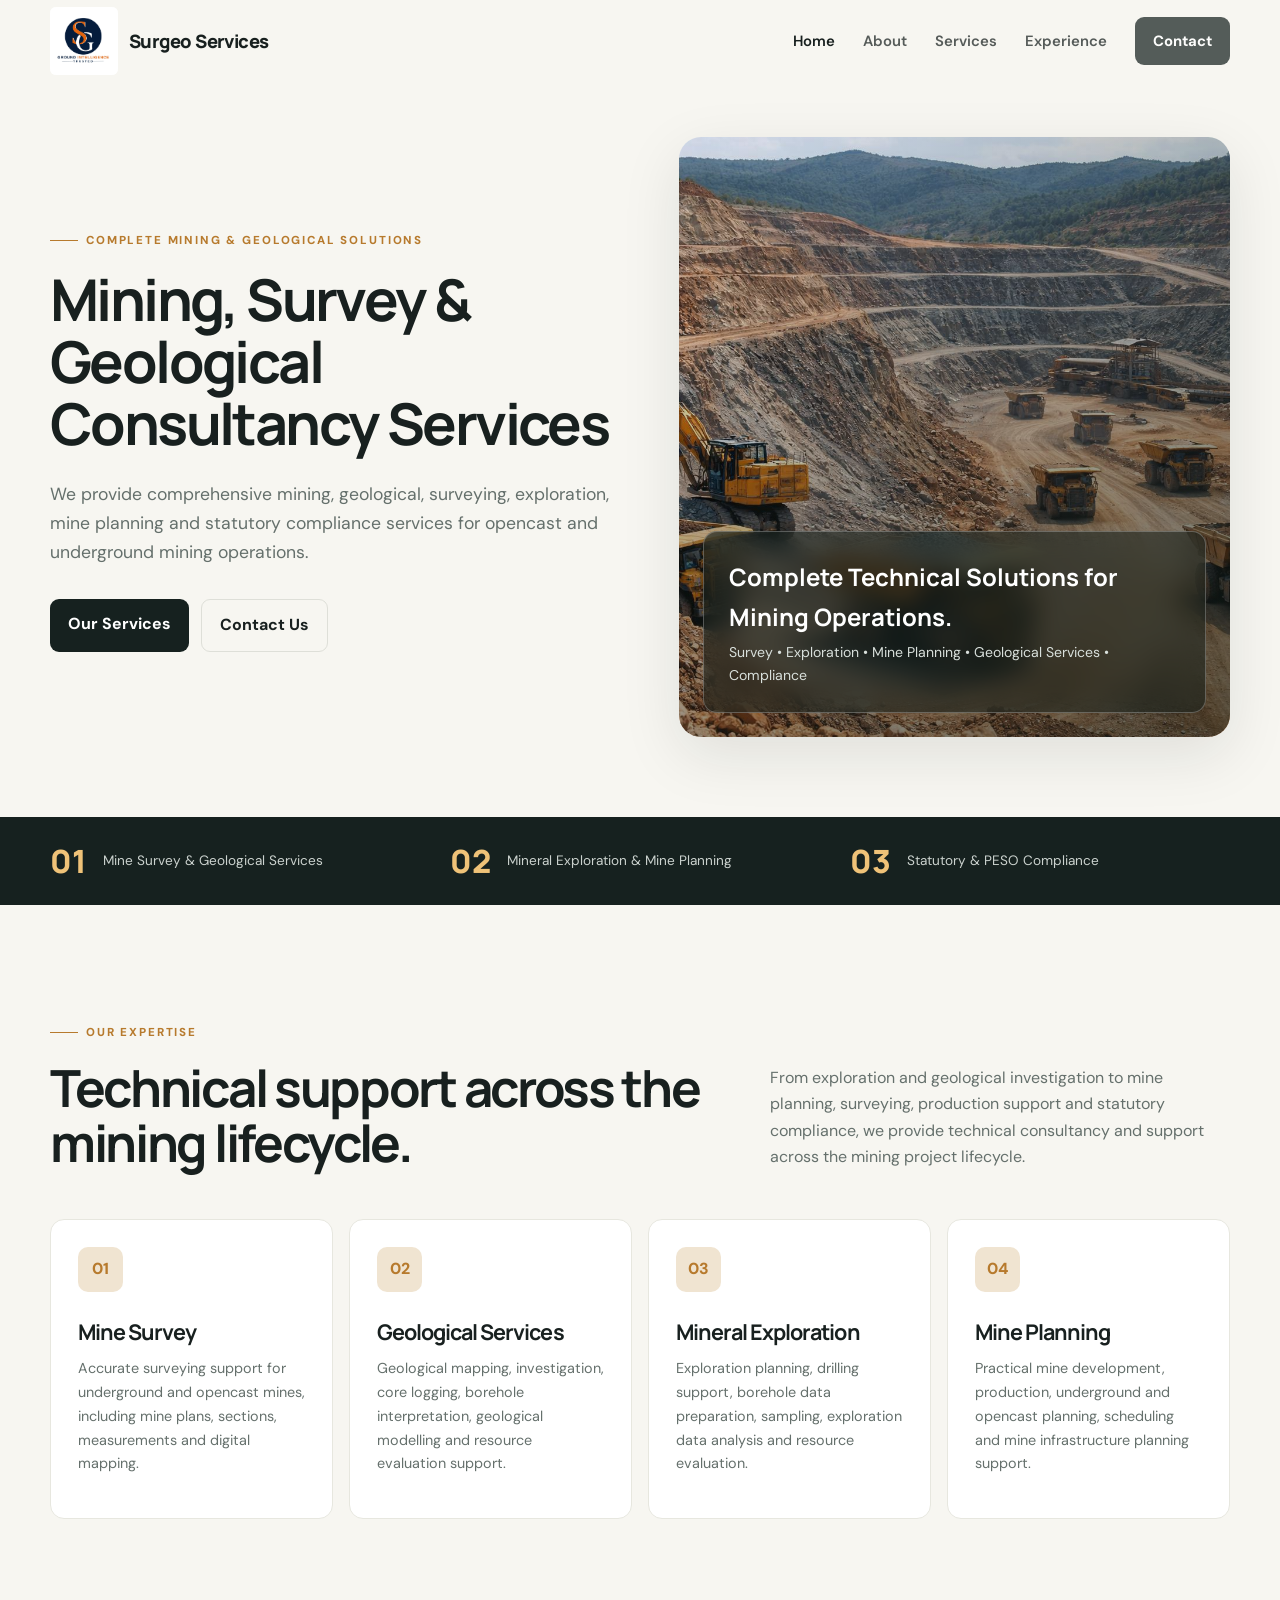
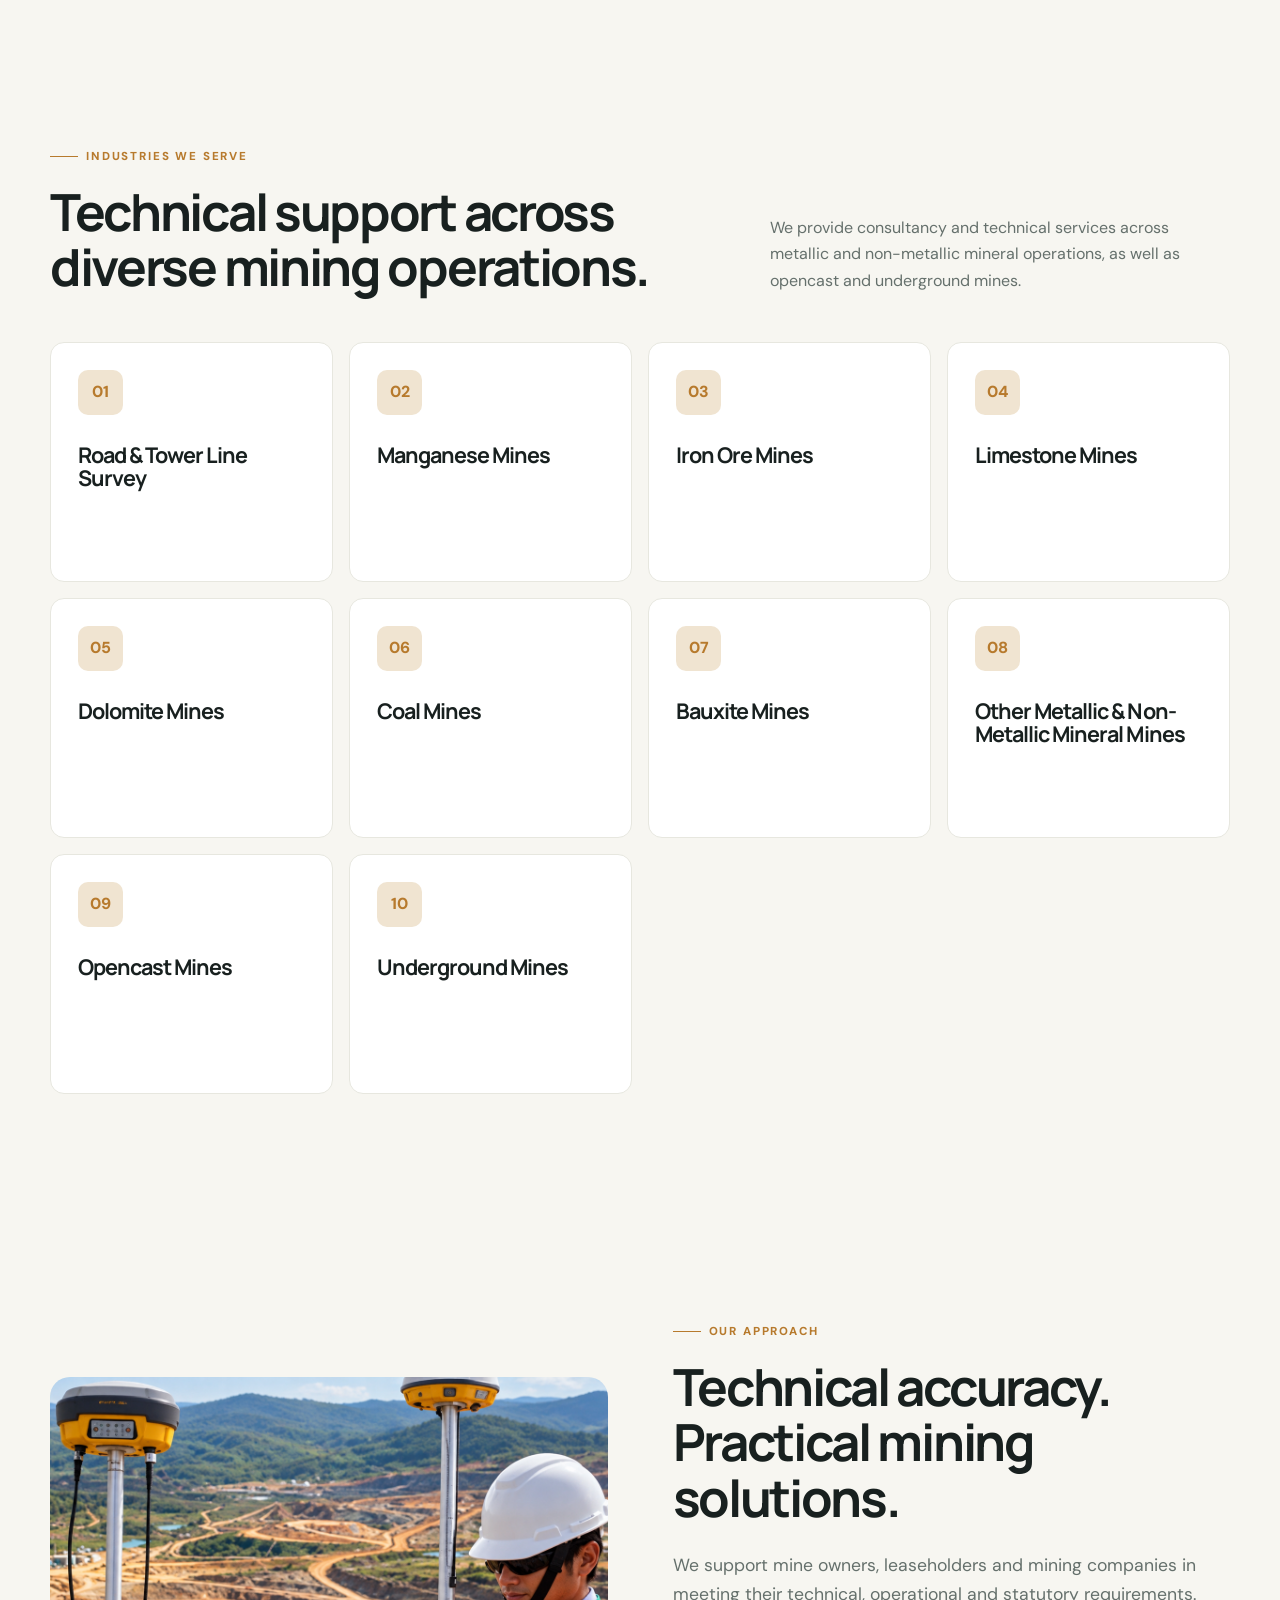
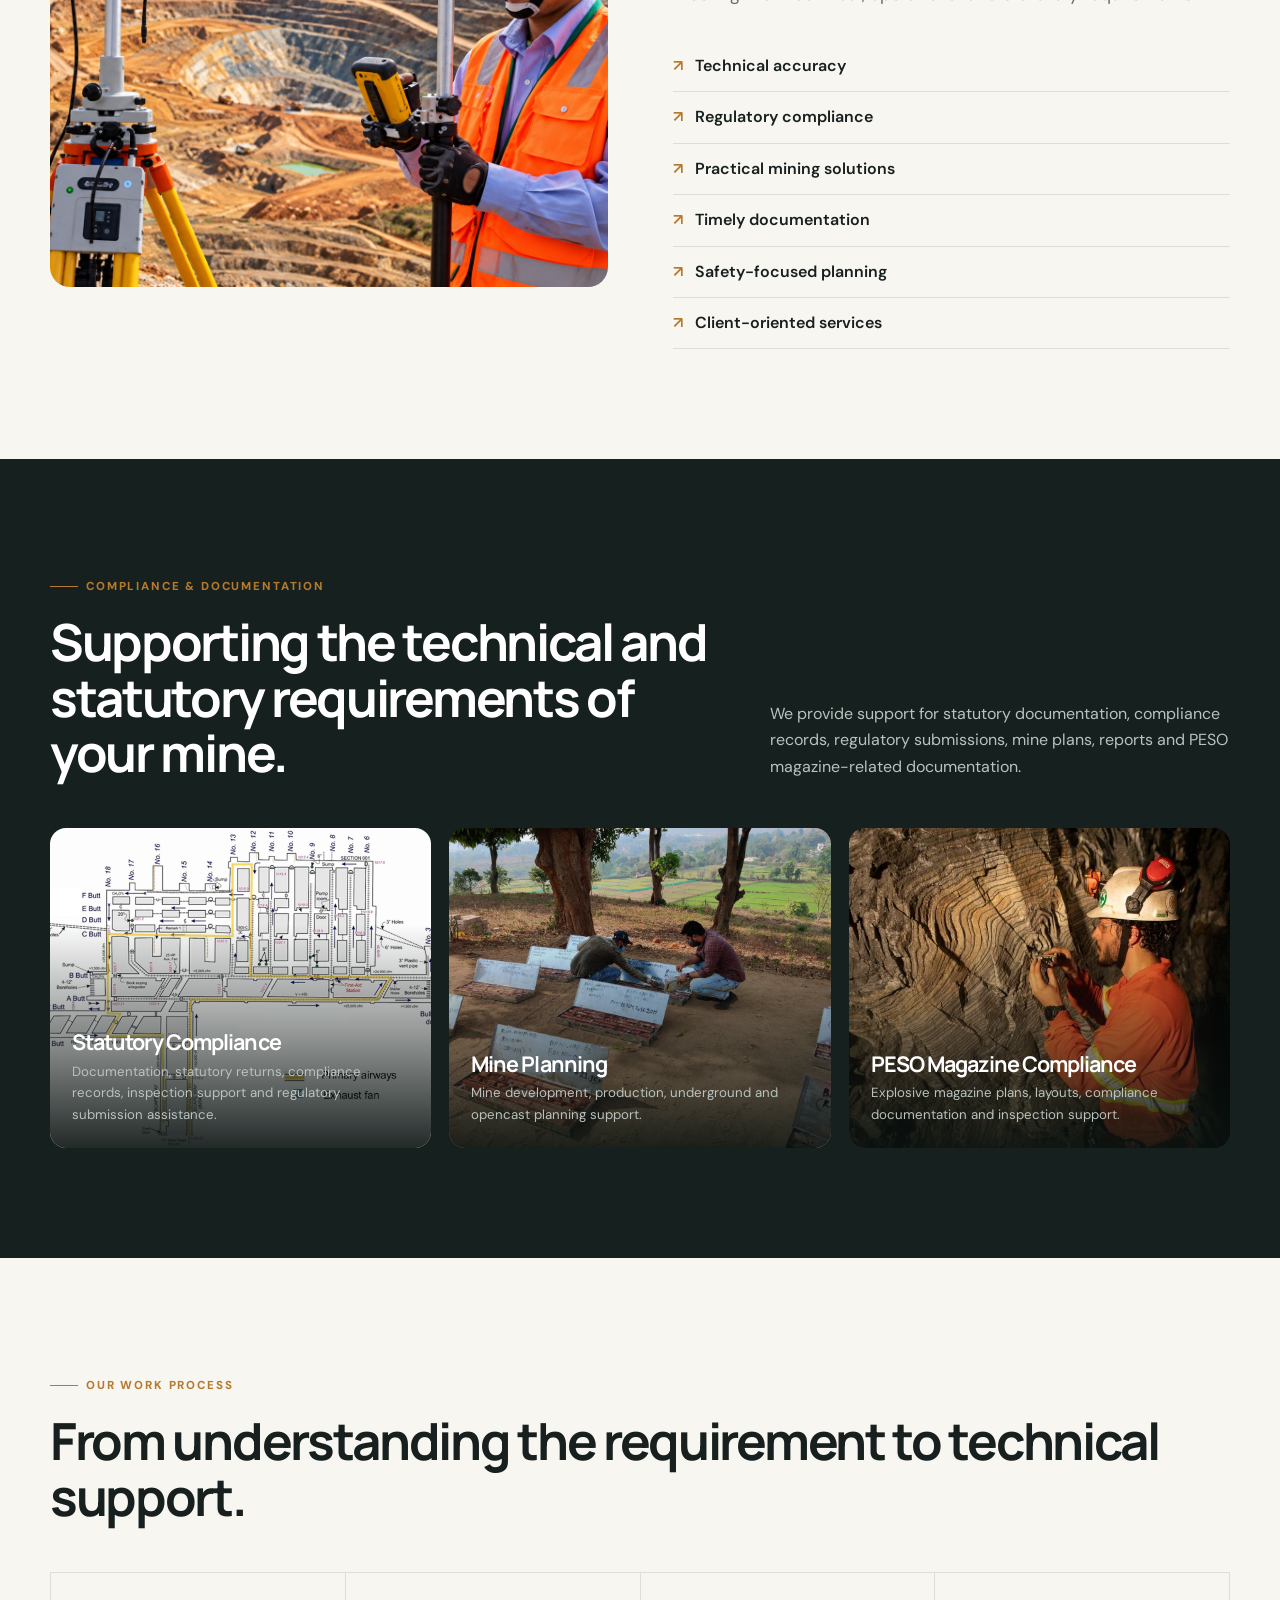
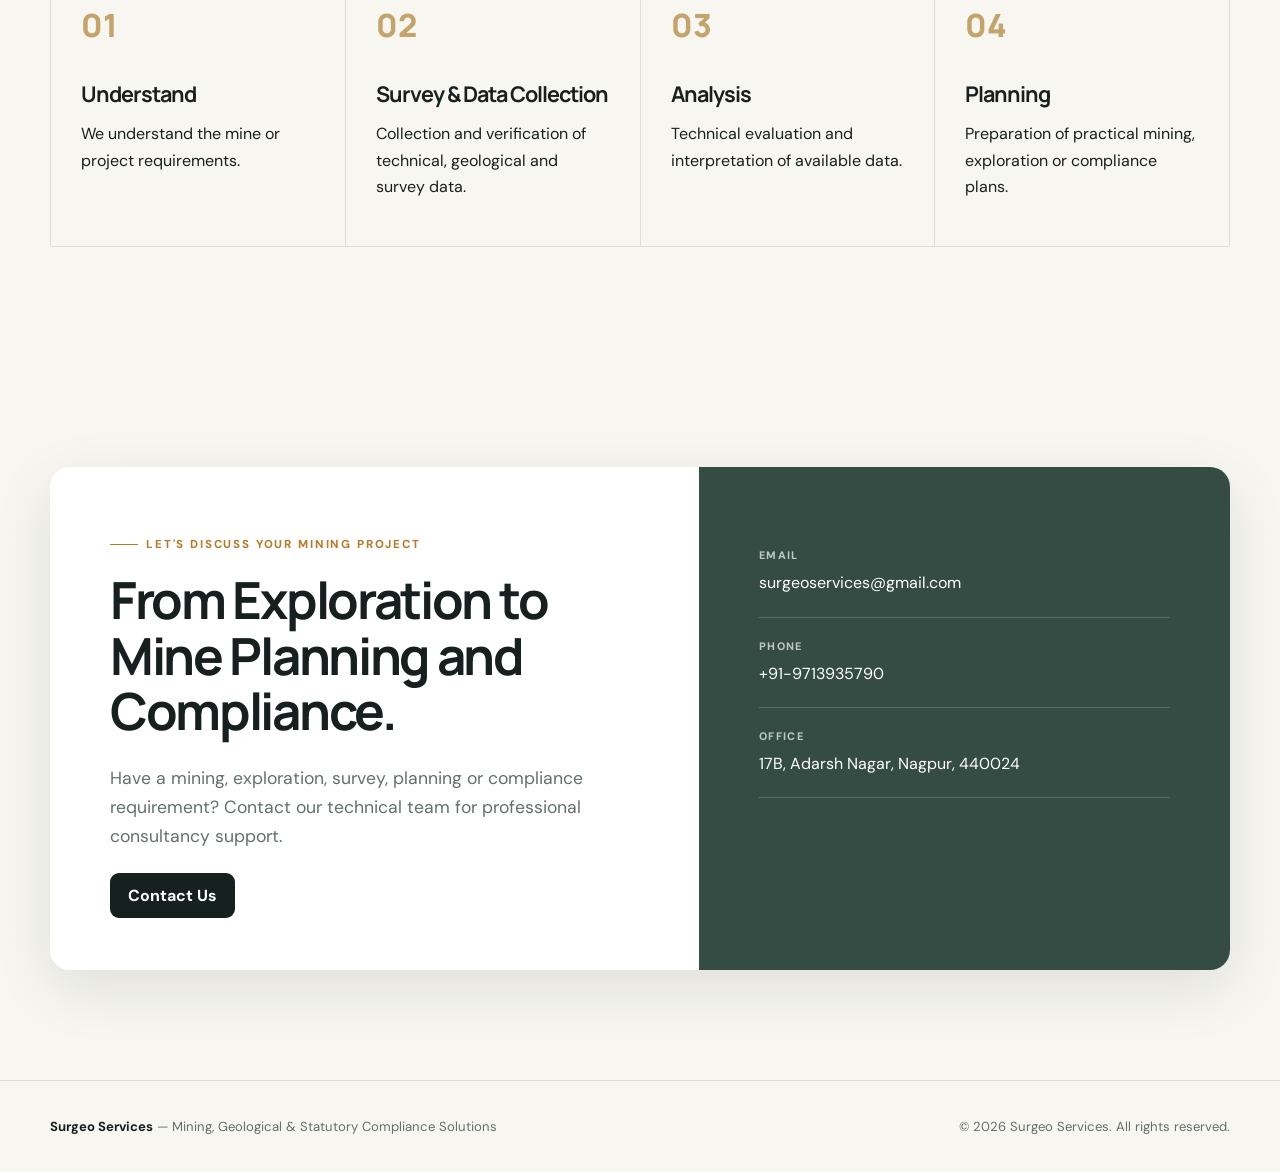
<file: index.html>
<!doctype html>
<html lang="en">
<head>
<meta charset="utf-8">
<meta name="viewport" content="width=device-width,initial-scale=1">
<meta name="description" content="Surgeo Services — Complete Mining, Geological & Statutory Compliance Solutions.">
<title>Surgeo Services | Mining, Survey & Geological Consultancy</title>
<link rel="stylesheet" href="styles.css">
</head>

<body>

<header>
<div class="container nav">
<a class="brand" href="index.html">
    <img src="assets/SGLogo.jpeg" alt="Surgeo Services">
    <span>Surgeo Services</span>
</a>

<button class="menu" aria-label="Open menu">☰</button>

<nav class="links">
<a class="active" href="index.html">Home</a>
<a href="about.html">About</a>
<a href="services.html">Services</a>
<a href="projects.html">Experience</a>
<a class="nav-cta" href="contact.html">Contact</a>
</nav>
</div>
</header>

<main>

<!-- HERO -->
<section class="container hero">
<div>
<div class="eyebrow">Complete Mining & Geological Solutions</div>

<h1>Mining, Survey & Geological Consultancy Services</h1>

<p class="lead">
We provide comprehensive mining, geological, surveying, exploration,
mine planning and statutory compliance services for opencast and
underground mining operations.
</p>

<div class="actions">
<a class="btn" href="services.html">Our Services</a>
<a class="btn secondary" href="contact.html">Contact Us</a>
</div>
</div>

<div class="hero-visual">
<div class="hero-card">
<strong>Complete Technical Solutions for Mining Operations.</strong>
<span>Survey • Exploration • Mine Planning • Geological Services • Compliance</span>
</div>
</div>
</section>


<!-- EXPERTISE STRIP -->
<section class="strip">
<div class="container strip-inner">

<div class="stat">
<b>01</b>
<span>Mine Survey & Geological Services</span>
</div>

<div class="stat">
<b>02</b>
<span>Mineral Exploration & Mine Planning</span>
</div>

<div class="stat">
<b>03</b>
<span>Statutory & PESO Compliance</span>
</div>

</div>
</section>


<!-- OUR EXPERTISE -->
<section class="container section">

<div class="section-head">
<div>
<div class="eyebrow">Our Expertise</div>
<h2>Technical support across the mining lifecycle.</h2>
</div>

<p>
From exploration and geological investigation to mine planning,
surveying, production support and statutory compliance, we provide
technical consultancy and support across the mining project lifecycle.
</p>
</div>

<div class="grid-4">

<article class="service">
<div class="icon">01</div>
<h3>Mine Survey</h3>
<p>
Accurate surveying support for underground and opencast mines,
including mine plans, sections, measurements and digital mapping.
</p>
</article>

<article class="service">
<div class="icon">02</div>
<h3>Geological Services</h3>
<p>
Geological mapping, investigation, core logging, borehole
interpretation, geological modelling and resource evaluation support.
</p>
</article>

<article class="service">
<div class="icon">03</div>
<h3>Mineral Exploration</h3>
<p>
Exploration planning, drilling support, borehole data preparation,
sampling, exploration data analysis and resource evaluation.
</p>
</article>

<article class="service">
<div class="icon">04</div>
<h3>Mine Planning</h3>
<p>
Practical mine development, production, underground and opencast
planning, scheduling and mine infrastructure planning support.
</p>
</article>

</div>
</section>

<section class="container section">
    <div class="section-head">
        <div>
            <div class="eyebrow">Industries We Serve</div>
            <h2>Technical support across diverse mining operations.</h2>
        </div>

        <p>
            We provide consultancy and technical services across
            metallic and non-metallic mineral operations, as well as
            opencast and underground mines.
        </p>
    </div>

    <div class="grid-4">

        <article class="service">
            <div class="icon">01</div>
            <h3>Road & Tower Line Survey</h3>
        </article>

        <article class="service">
            <div class="icon">02</div>
            <h3>Manganese Mines</h3>
        </article>

        <article class="service">
            <div class="icon">03</div>
            <h3>Iron Ore Mines</h3>
        </article>

        <article class="service">
            <div class="icon">04</div>
            <h3>Limestone Mines</h3>
        </article>

        <article class="service">
            <div class="icon">05</div>
            <h3>Dolomite Mines</h3>
        </article>

        <article class="service">
            <div class="icon">06</div>
            <h3>Coal Mines</h3>
        </article>

        <article class="service">
            <div class="icon">07</div>
            <h3>Bauxite Mines</h3>
        </article>

        <article class="service">
            <div class="icon">08</div>
            <h3>Other Metallic & Non-Metallic Mineral Mines</h3>
        </article>

        <article class="service">
            <div class="icon">09</div>
            <h3>Opencast Mines</h3>
        </article>

        <article class="service">
            <div class="icon">10</div>
            <h3>Underground Mines</h3>
        </article>

    </div>
</section>
<!-- APPROACH -->
<section class="container section">

<div class="split">

<div class="photo"></div>


<div>
<div class="eyebrow">Our Approach</div>

<h2>Technical accuracy. Practical mining solutions.</h2>

<p class="lead">
We support mine owners, leaseholders and mining companies in meeting
their technical, operational and statutory requirements.
</p>

<ul class="checklist">
<li>Technical accuracy</li>
<li>Regulatory compliance</li>
<li>Practical mining solutions</li>
<li>Timely documentation</li>
<li>Safety-focused planning</li>
<li>Client-oriented services</li>
</ul>

</div>
</div>
</section>


<!-- COMPLIANCE -->
<section class="dark-section section">

<div class="container">

<div class="section-head">

<div>
<div class="eyebrow">Compliance & Documentation</div>
<h2>Supporting the technical and statutory requirements of your mine.</h2>
</div>

<p>
We provide support for statutory documentation, compliance records,
regulatory submissions, mine plans, reports and PESO magazine-related
documentation.
</p>

</div>


<div class="project-grid">

<article class="project one">
<div class="project-content">
<h3>Statutory Compliance</h3>
<p>
Documentation, statutory returns, compliance records, inspection
support and regulatory submission assistance.
</p>
</div>
</article>

<article class="project two">
<div class="project-content">
<h3>Mine Planning</h3>
<p>
Mine development, production, underground and opencast planning
support.
</p>
</div>
</article>

<article class="project three">
<div class="project-content">
<h3>PESO Magazine Compliance</h3>
<p>
Explosive magazine plans, layouts, compliance documentation and
inspection support.
</p>
</div>
</article>

</div>
</div>
</section>


<!-- PROCESS -->
<section class="container section">

<div class="section-head">
<div>
<div class="eyebrow">Our Work Process</div>
<h2>From understanding the requirement to technical support.</h2>
</div>
</div>

<div class="process">

<div class="step">
<div class="step-no">01</div>
<h3>Understand</h3>
<p>
We understand the mine or project requirements.
</p>
</div>

<div class="step">
<div class="step-no">02</div>
<h3>Survey & Data Collection</h3>
<p>
Collection and verification of technical, geological and survey data.
</p>
</div>

<div class="step">
<div class="step-no">03</div>
<h3>Analysis</h3>
<p>
Technical evaluation and interpretation of available data.
</p>
</div>

<div class="step">
<div class="step-no">04</div>
<h3>Planning</h3>
<p>
Preparation of practical mining, exploration or compliance plans.
</p>
</div>

</div>

</section>


<!-- CLOSING CTA -->
<section class="container section">

<div class="contact-box">

<div class="contact-copy">

<div class="eyebrow">Let's Discuss Your Mining Project</div>

<h2>From Exploration to Mine Planning and Compliance.</h2>

<p class="lead">
Have a mining, exploration, survey, planning or compliance requirement?
Contact our technical team for professional consultancy support.
</p>

<a class="btn" href="contact.html">Contact Us</a>

</div>

<div class="contact-info">

<div class="contact-item">
<small>Email</small>
<a href="mailto:surgeoservices@gmail.com">
surgeoservices@gmail.com
</a>
</div>

<div class="contact-item">
<small>Phone</small>
<span>+91-9713935790</span>
</div>

<div class="contact-item">
<small>Office</small>
<span>17B, Adarsh Nagar, Nagpur, 440024</span>
</div>

</div>

</div>

</section>

</main>


<footer class="footer">

<div class="container footer-inner">

<div>
<strong>Surgeo Services</strong> — Mining, Geological & Statutory Compliance Solutions
</div>

<div>
© 2026 Surgeo Services. All rights reserved.
</div>

</div>

</footer>

<script src="script.js"></script>

</body>
</html>
</file>
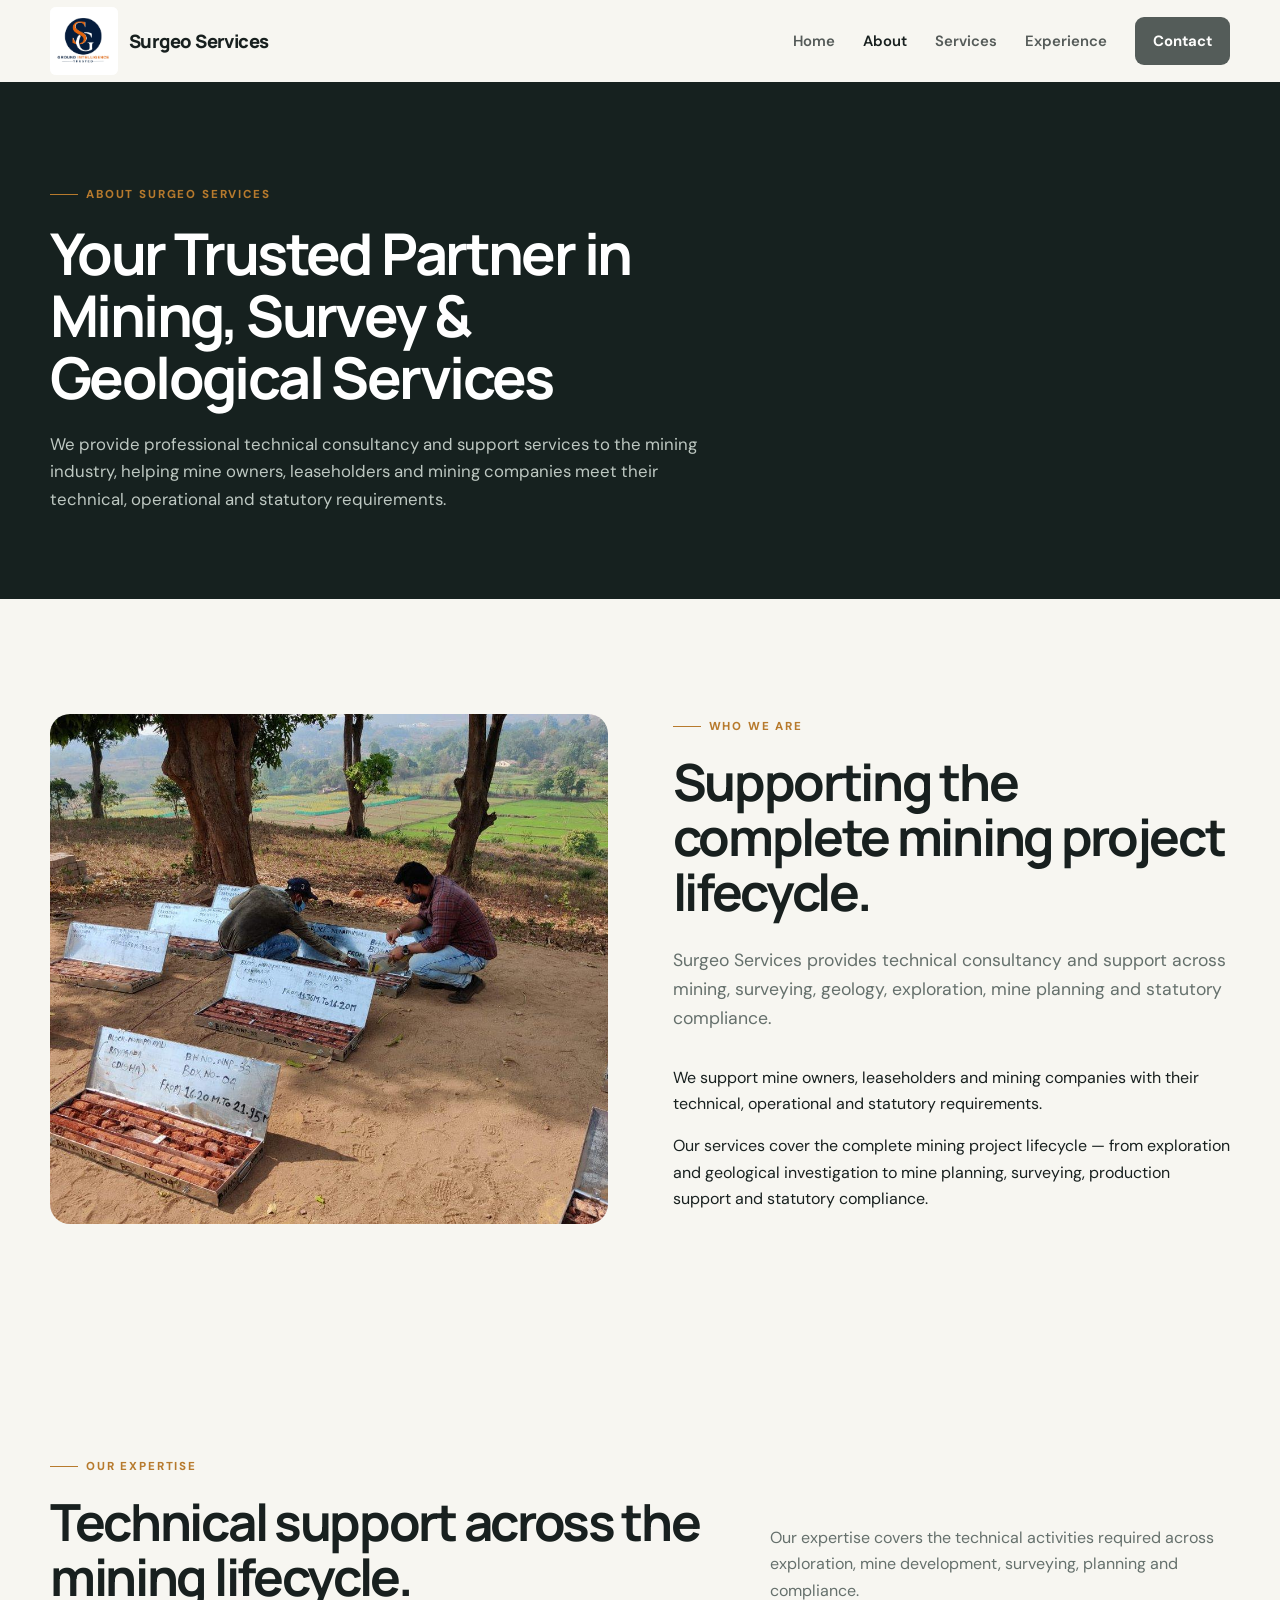
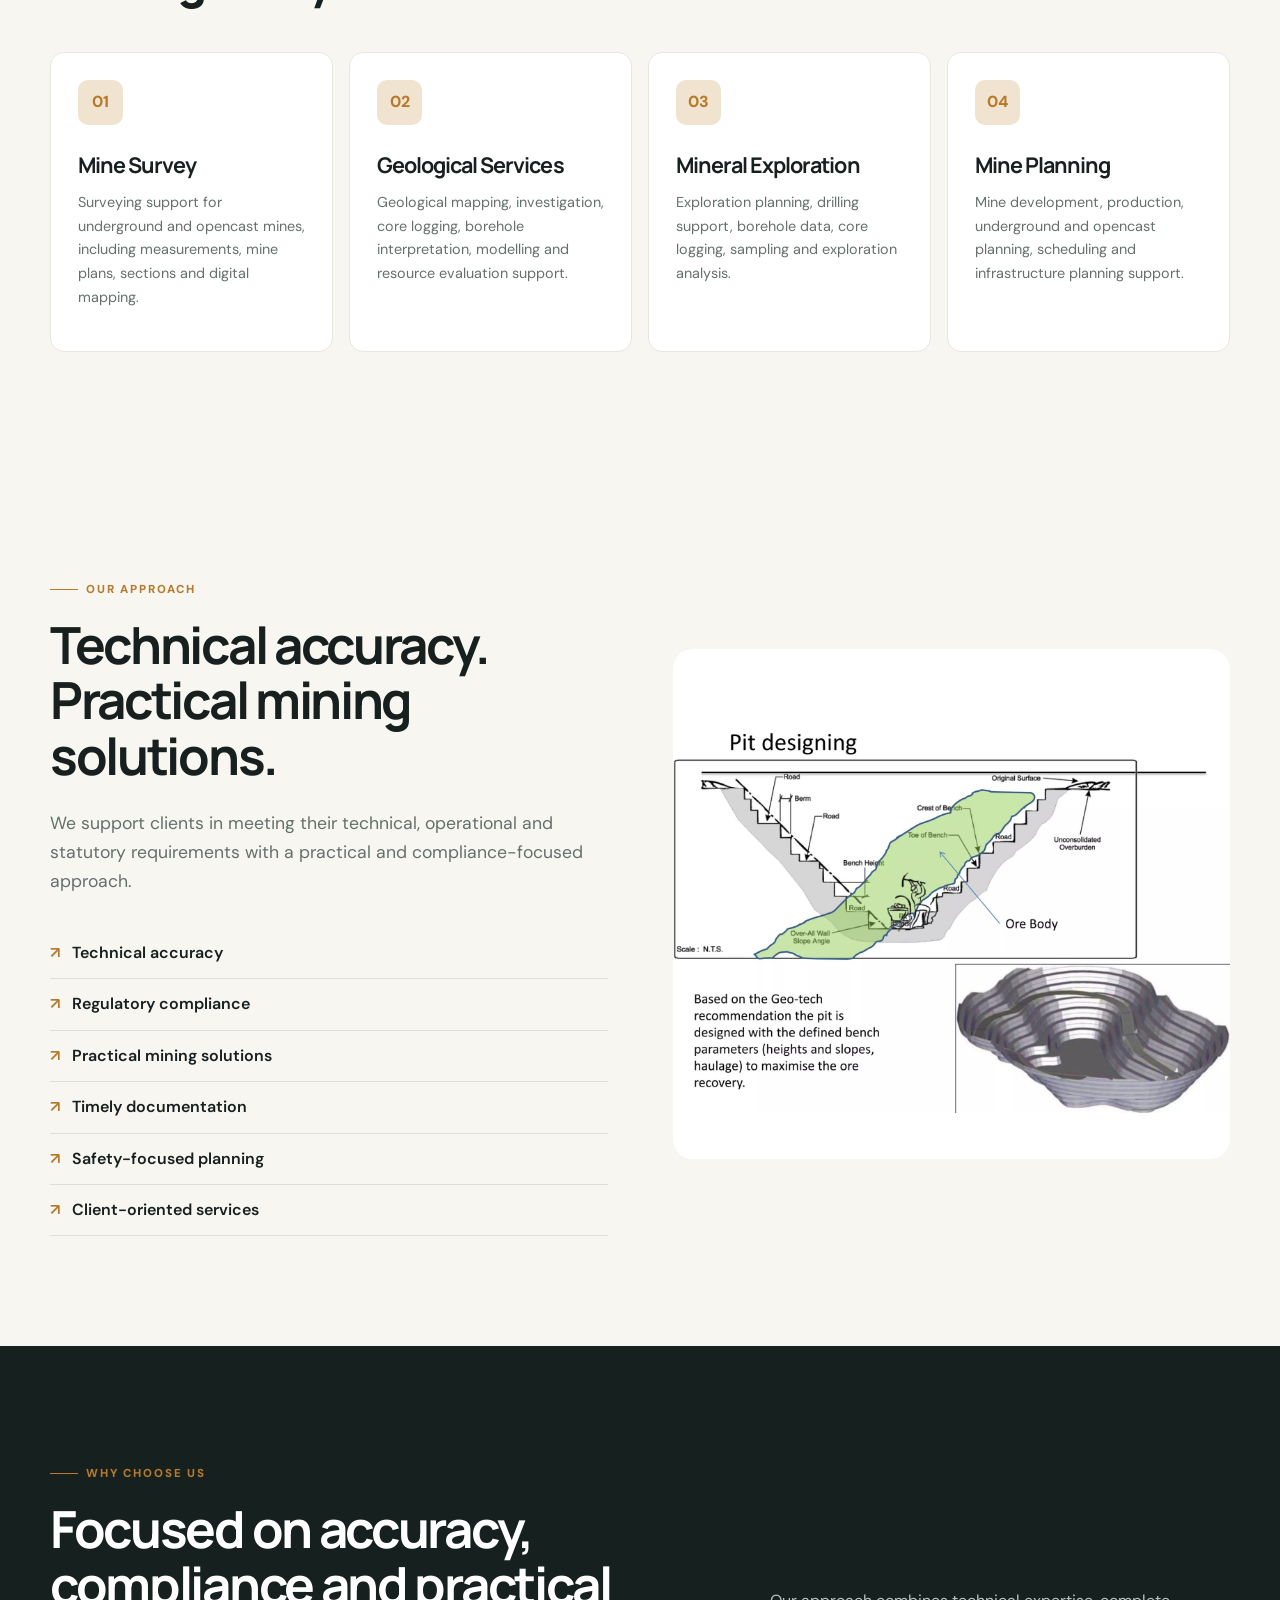
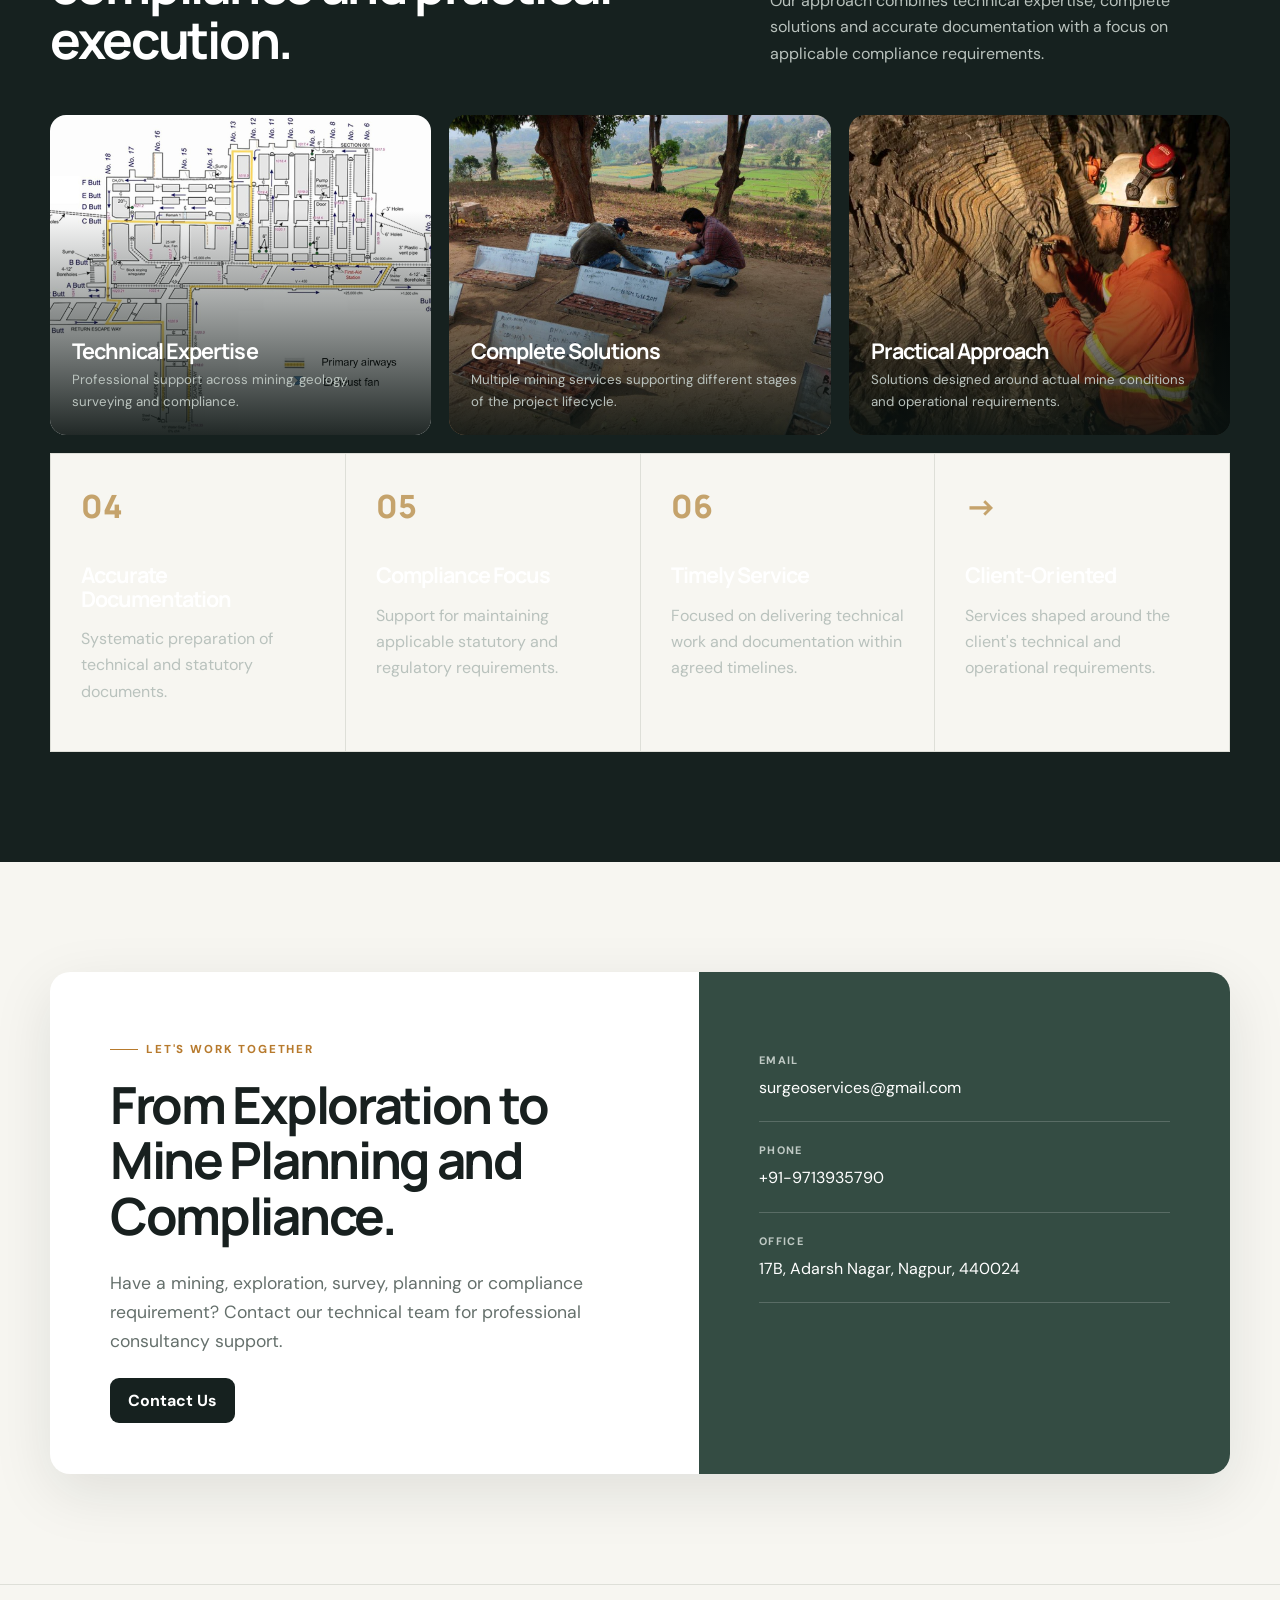
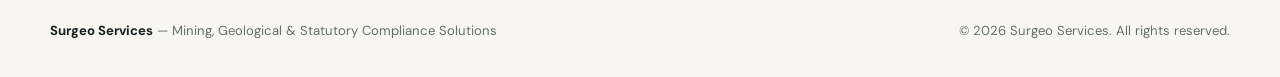
<file: about.html>
<!doctype html>
<html lang="en">

<head>
    <meta charset="utf-8">
    <meta name="viewport" content="width=device-width,initial-scale=1">

    <meta
        name="description"
        content="About Surgeo Services — mining, survey, geological, exploration and statutory compliance consultancy."
    >

    <title>About Us | Surgeo Services</title>

    <link rel="stylesheet" href="styles.css">
</head>

<body>

<header>
    <div class="container nav">

        <a class="brand" href="index.html">
            <img src="assets/SGLogo.jpeg" alt="Surgeo Services">
            <span>Surgeo Services</span>
        </a>

        <button class="menu" aria-label="Open menu">☰</button>

        <nav class="links">
            <a href="index.html">Home</a>
            <a class="active" href="about.html">About</a>
            <a href="services.html">Services</a>
            <a href="projects.html">Experience</a>
            <a class="nav-cta" href="contact.html">Contact</a>
        </nav>

    </div>
</header>


<main>

    <!-- PAGE HERO -->
    <section class="page-hero">
        <div class="container">

            <div class="eyebrow">About Surgeo Services</div>

            <h1>Your Trusted Partner in Mining, Survey & Geological Services</h1>

            <p>
                We provide professional technical consultancy and support
                services to the mining industry, helping mine owners,
                leaseholders and mining companies meet their technical,
                operational and statutory requirements.
            </p>

        </div>
    </section>


    <!-- WHO WE ARE -->
    <section class="container section">

        <div class="split">

            <div class="photo about-photo"></div>

            <div>

                <div class="eyebrow">Who We Are</div>

                <h2>Supporting the complete mining project lifecycle.</h2>

                <p class="lead">
                    Surgeo Services provides technical consultancy and support
                    across mining, surveying, geology, exploration, mine
                    planning and statutory compliance.
                </p>

                <p>
                    We support mine owners, leaseholders and mining companies
                    with their technical, operational and statutory
                    requirements.
                </p>

                <p>
                    Our services cover the complete mining project lifecycle —
                    from exploration and geological investigation to mine
                    planning, surveying, production support and statutory
                    compliance.
                </p>

            </div>

        </div>

    </section>


    <!-- OUR EXPERTISE -->
    <section class="container section">

        <div class="section-head">

            <div>
                <div class="eyebrow">Our Expertise</div>

                <h2>Technical support across the mining lifecycle.</h2>
            </div>

            <p>
                Our expertise covers the technical activities required across
                exploration, mine development, surveying, planning and
                compliance.
            </p>

        </div>


        <div class="grid-4">

            <article class="service">
                <div class="icon">01</div>

                <h3>Mine Survey</h3>

                <p>
                    Surveying support for underground and opencast mines,
                    including measurements, mine plans, sections and digital
                    mapping.
                </p>
            </article>


            <article class="service">
                <div class="icon">02</div>

                <h3>Geological Services</h3>

                <p>
                    Geological mapping, investigation, core logging,
                    borehole interpretation, modelling and resource
                    evaluation support.
                </p>
            </article>


            <article class="service">
                <div class="icon">03</div>

                <h3>Mineral Exploration</h3>

                <p>
                    Exploration planning, drilling support, borehole data,
                    core logging, sampling and exploration analysis.
                </p>
            </article>


            <article class="service">
                <div class="icon">04</div>

                <h3>Mine Planning</h3>

                <p>
                    Mine development, production, underground and opencast
                    planning, scheduling and infrastructure planning support.
                </p>
            </article>

        </div>

    </section>


    <!-- OUR APPROACH -->
    <section class="container section">

        <div class="split">

            <div>

                <div class="eyebrow">Our Approach</div>

                <h2>Technical accuracy. Practical mining solutions.</h2>

                <p class="lead">
                    We support clients in meeting their technical, operational
                    and statutory requirements with a practical and
                    compliance-focused approach.
                </p>

                <ul class="checklist">
                    <li>Technical accuracy</li>
                    <li>Regulatory compliance</li>
                    <li>Practical mining solutions</li>
                    <li>Timely documentation</li>
                    <li>Safety-focused planning</li>
                    <li>Client-oriented services</li>
                </ul>

            </div>


            <div class="photo approach-photo"></div>

        </div>

    </section>


    <!-- WHY CHOOSE US -->
    <section class="dark-section section">

        <div class="container">

            <div class="section-head">

                <div>
                    <div class="eyebrow">Why Choose Us</div>

                    <h2>Focused on accuracy, compliance and practical execution.</h2>
                </div>

                <p>
                    Our approach combines technical expertise, complete
                    solutions and accurate documentation with a focus on
                    applicable compliance requirements.
                </p>

            </div>


            <div class="project-grid">

                <article class="project one">
                    <div class="project-content">
                        <h3>Technical Expertise</h3>

                        <p>
                            Professional support across mining, geology,
                            surveying and compliance.
                        </p>
                    </div>
                </article>


                <article class="project two">
                    <div class="project-content">
                        <h3>Complete Solutions</h3>

                        <p>
                            Multiple mining services supporting different
                            stages of the project lifecycle.
                        </p>
                    </div>
                </article>


                <article class="project three">
                    <div class="project-content">
                        <h3>Practical Approach</h3>

                        <p>
                            Solutions designed around actual mine conditions
                            and operational requirements.
                        </p>
                    </div>
                </article>

            </div>


            <div class="process" style="margin-top:18px;">

                <div class="step">
                    <div class="step-no">04</div>
                    <h3>Accurate Documentation</h3>
                    <p>
                        Systematic preparation of technical and statutory
                        documents.
                    </p>
                </div>

                <div class="step">
                    <div class="step-no">05</div>
                    <h3>Compliance Focus</h3>
                    <p>
                        Support for maintaining applicable statutory and
                        regulatory requirements.
                    </p>
                </div>

                <div class="step">
                    <div class="step-no">06</div>
                    <h3>Timely Service</h3>
                    <p>
                        Focused on delivering technical work and documentation
                        within agreed timelines.
                    </p>
                </div>

                <div class="step">
                    <div class="step-no">→</div>
                    <h3>Client-Oriented</h3>
                    <p>
                        Services shaped around the client's technical and
                        operational requirements.
                    </p>
                </div>

            </div>

        </div>

    </section>


    <!-- CTA -->
    <section class="container section">

        <div class="contact-box">

            <div class="contact-copy">

                <div class="eyebrow">Let's Work Together</div>

                <h2>From Exploration to Mine Planning and Compliance.</h2>

                <p class="lead">
                    Have a mining, exploration, survey, planning or compliance
                    requirement? Contact our technical team for professional
                    consultancy support.
                </p>

                <a class="btn" href="contact.html">
                    Contact Us
                </a>

            </div>


            <div class="contact-info">

                <div class="contact-item">
                    <small>Email</small>

                    <a href="mailto:surgeoservices@gmail.com">
                        surgeoservices@gmail.com
                    </a>
                </div>


                <div class="contact-item">
                    <small>Phone</small>

                    <span>+91-9713935790</span>
                </div>


                <div class="contact-item">
                    <small>Office</small>

                    <span>
                        17B, Adarsh Nagar, Nagpur, 440024
                    </span>
                </div>

            </div>

        </div>

    </section>

</main>


<footer class="footer">

    <div class="container footer-inner">

        <div>
            <strong>Surgeo Services</strong> — Mining, Geological & Statutory Compliance Solutions
        </div>

        <div>
            © 2026 Surgeo Services. All rights reserved.
        </div>

    </div>

</footer>


<script src="script.js"></script>

</body>
</html>
</file>
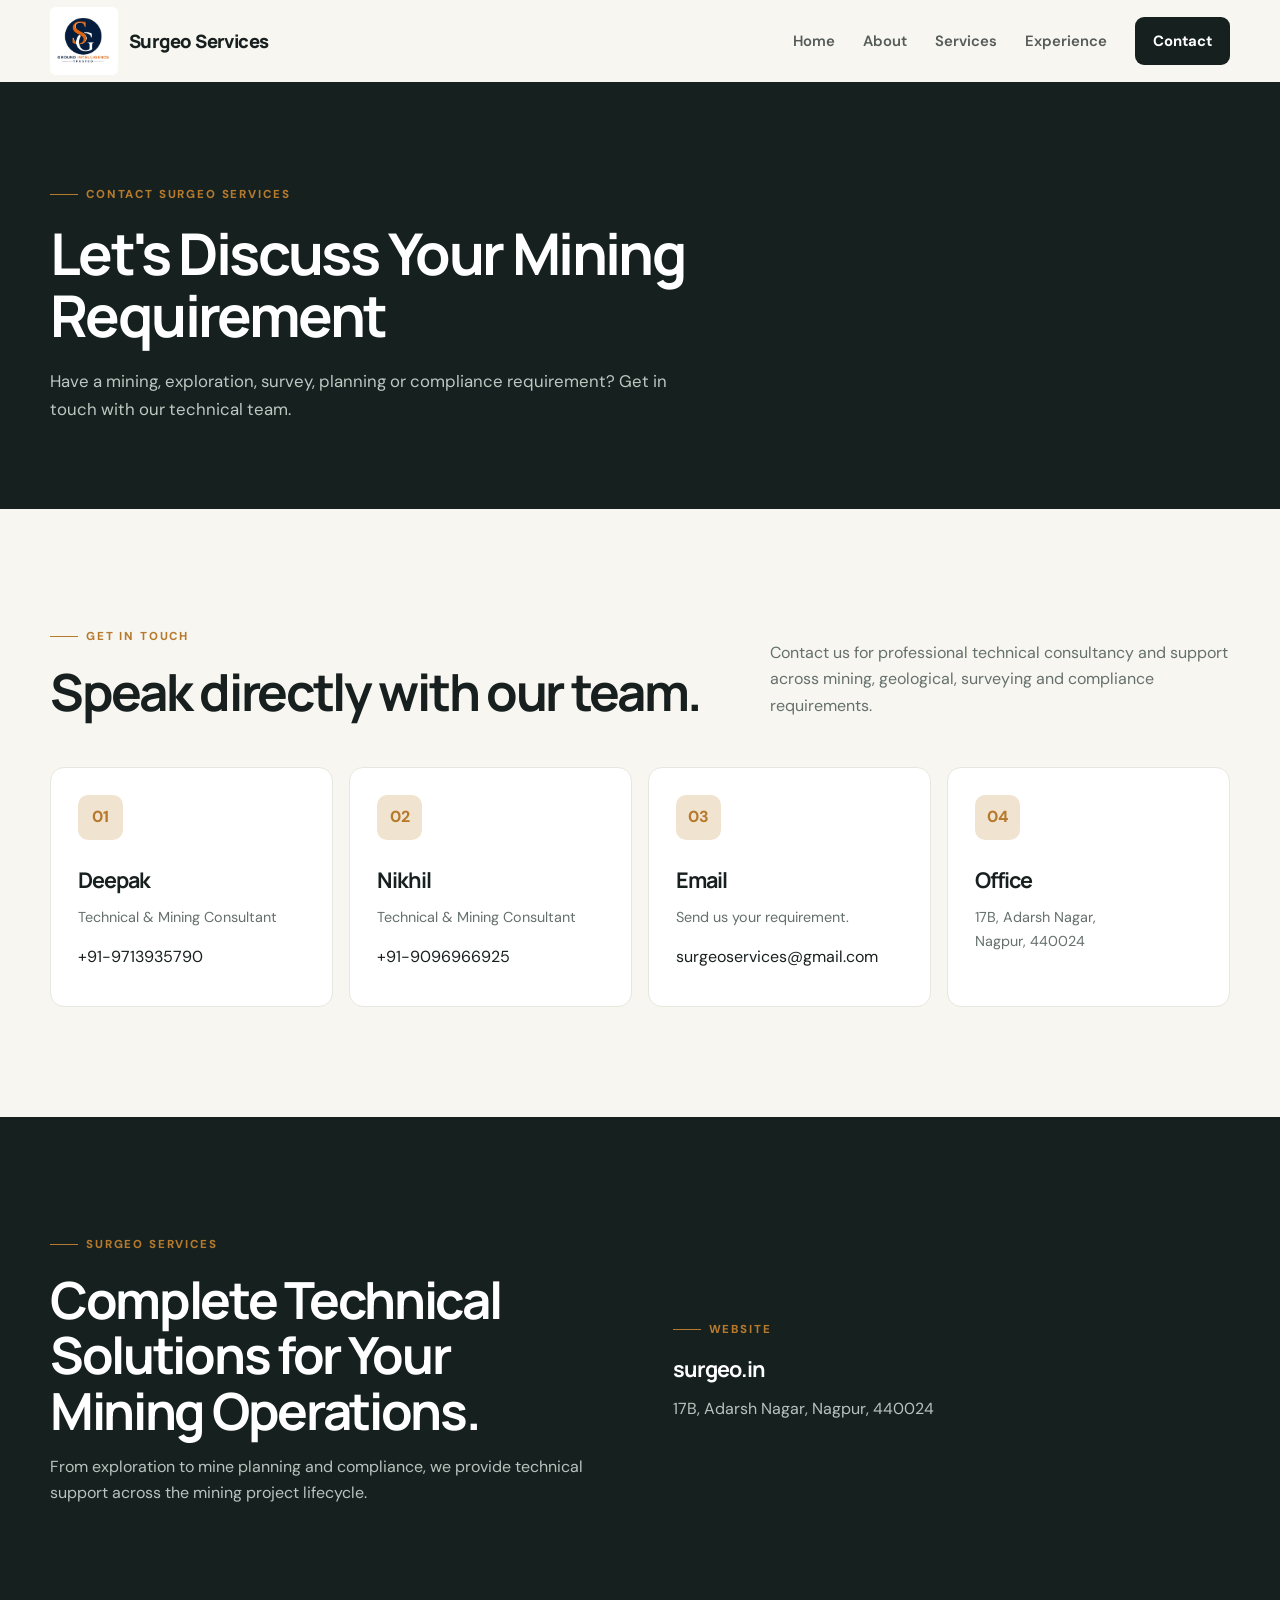
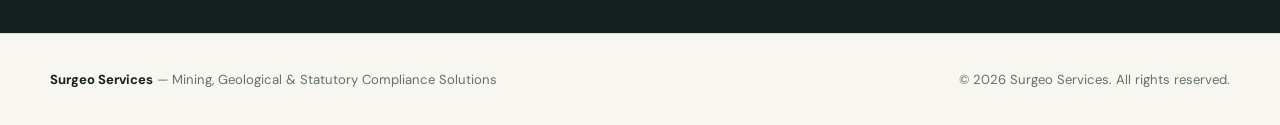
<file: contact.html>
<!DOCTYPE html>
<html lang="en">

<head>
    <meta charset="UTF-8">
    <meta name="viewport" content="width=device-width, initial-scale=1.0">

    <title>Contact | Surgeo Services</title>

    <meta
        name="description"
        content="Contact Surgeo Services for mining, survey, geological, exploration, mine planning and statutory compliance requirements."
    >

    <link rel="stylesheet" href="styles.css">
</head>


<body>

<header>
    <div class="container nav">

        <a class="brand" href="index.html">
            <img src="assets/SGLogo.jpeg" alt="Surgeo Services">
            <span>Surgeo Services</span>
        </a>

        <button class="menu" aria-label="Open menu">☰</button>

        <nav class="links">
            <a href="index.html">Home</a>
            <a href="about.html">About</a>
            <a href="services.html">Services</a>
            <a href="projects.html">Experience</a>
            <a class="nav-cta active" href="contact.html">Contact</a>
        </nav>

    </div>
</header>


<main>

    <!-- PAGE HERO -->
    <section class="page-hero">

        <div class="container">

            <span class="eyebrow">Contact Surgeo Services</span>

            <h1>Let's Discuss Your Mining Requirement</h1>

            <p>
                Have a mining, exploration, survey, planning or compliance
                requirement? Get in touch with our technical team.
            </p>

        </div>

    </section>


    <!-- CONTACT INFORMATION -->
    <section class="section">

        <div class="container">

            <div class="section-head">

                <div>
                    <span class="eyebrow">Get In Touch</span>

                    <h2>Speak directly with our team.</h2>
                </div>

                <p>
                    Contact us for professional technical consultancy and
                    support across mining, geological, surveying and
                    compliance requirements.
                </p>

            </div>


            <div class="grid-4">

                <article class="service">

                    <div class="icon">01</div>

                    <h3>Deepak</h3>

                    <p>Technical & Mining Consultant</p>

                    <a href="tel:+919713935790">
                        +91-9713935790
                    </a>

                </article>


                <article class="service">

                    <div class="icon">02</div>

                    <h3>Nikhil</h3>

                    <p>Technical & Mining Consultant</p>

                    <a href="tel:+919096966925">
                        +91-9096966925
                    </a>

                </article>


                <article class="service">

                    <div class="icon">03</div>

                    <h3>Email</h3>

                    <p>Send us your requirement.</p>

                    <a href="mailto:surgeoservices@gmail.com">
                        surgeoservices@gmail.com
                    </a>

                </article>


                <article class="service">

                    <div class="icon">04</div>

                    <h3>Office</h3>

                    <p>
                        17B, Adarsh Nagar,<br>
                        Nagpur, 440024
                    </p>

                </article>

            </div>

        </div>

    </section>


    <!-- CLOSING CTA -->
    <section class="dark-section section">

        <div class="container">

            <div class="split">

                <div>

                    <span class="eyebrow">Surgeo Services</span>

                    <h2>Complete Technical Solutions for Your Mining Operations.</h2>

                    <p>
                        From exploration to mine planning and compliance,
                        we provide technical support across the mining
                        project lifecycle.
                    </p>

                </div>


                <div>

                    <span class="eyebrow">Website</span>

                    <h3>surgeo.in</h3>

                    <p>
                        17B, Adarsh Nagar, Nagpur, 440024
                    </p>

                </div>

            </div>

        </div>

    </section>

</main>


<footer class="footer">
    <div class="container footer-inner">
        <div>
            <strong>Surgeo Services</strong> — Mining, Geological & Statutory Compliance Solutions
        </div>

        <div>
            © 2026 Surgeo Services. All rights reserved.
        </div>
    </div>
</footer>

<script src="script.js"></script>

</body>

</html>
</file>
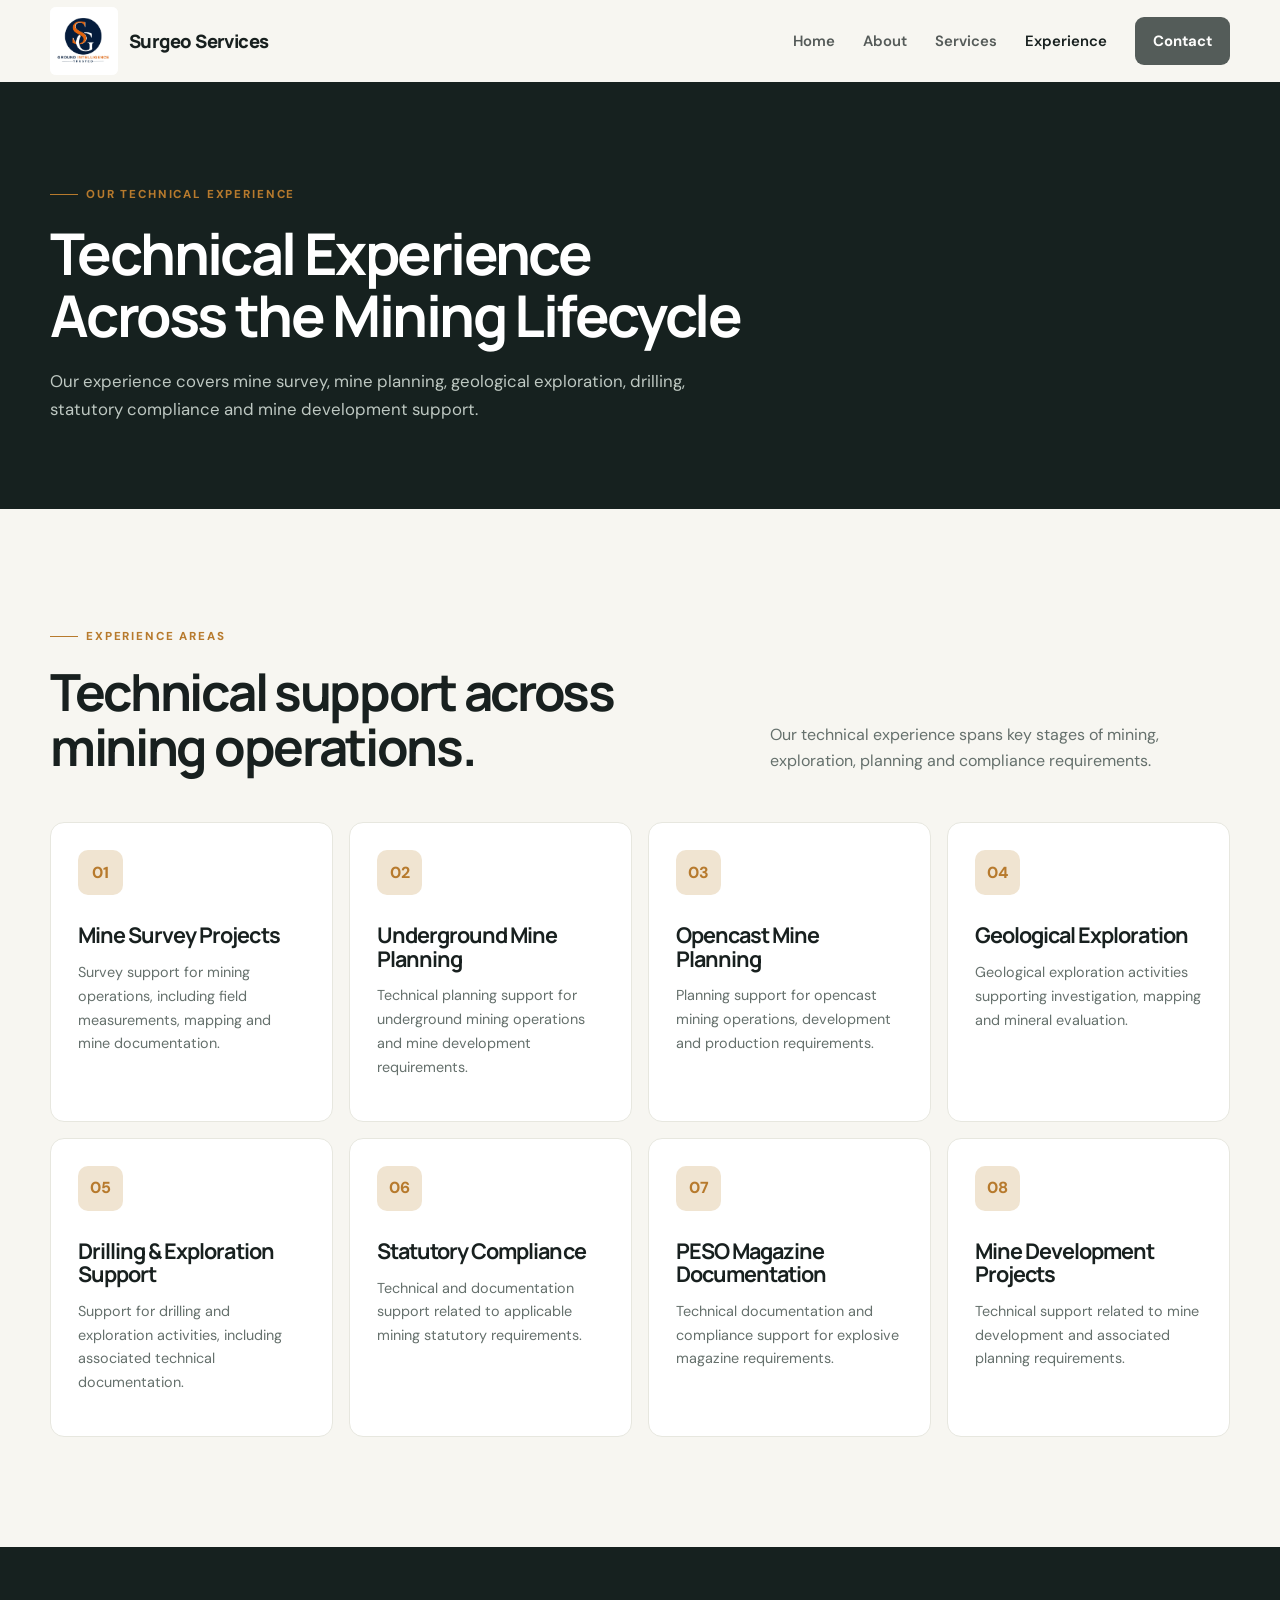
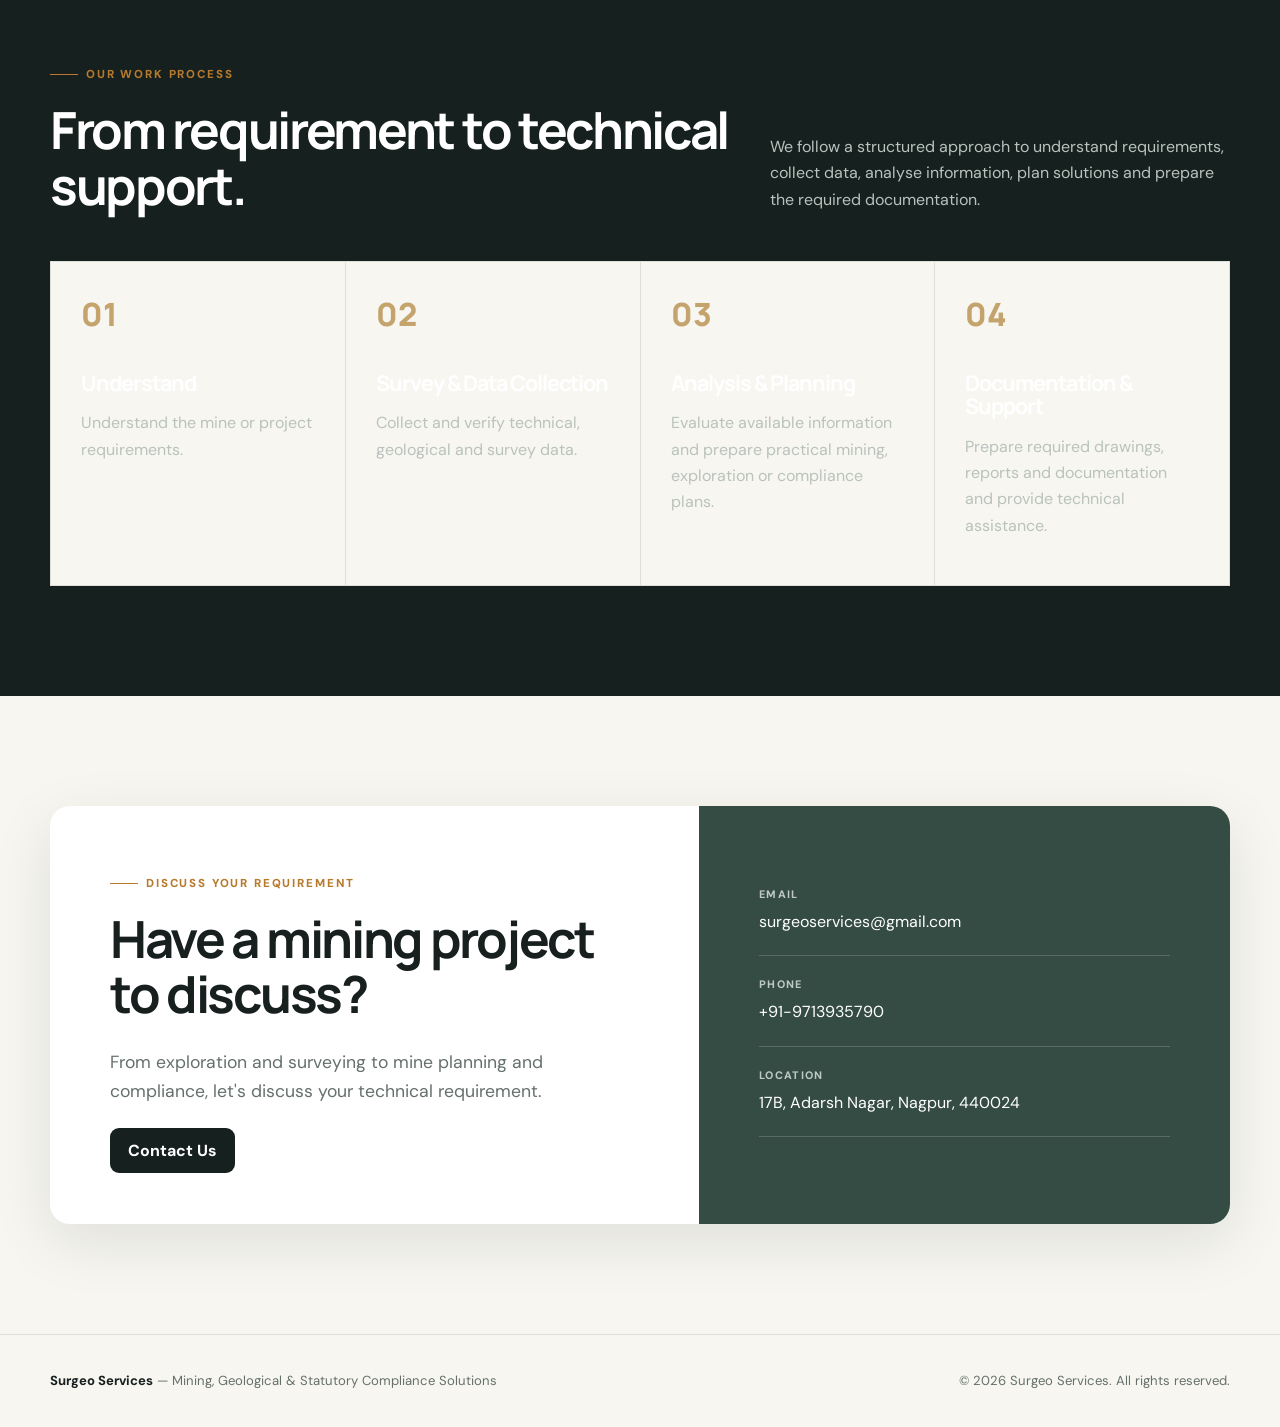
<file: projects.html>
<!DOCTYPE html>
<html lang="en">

<head>
    <meta charset="UTF-8">
    <meta name="viewport" content="width=device-width, initial-scale=1.0">

    <title>Experience | Surgeo Services</title>

    <meta
        name="description"
        content="Technical experience across mine survey, mine planning, geological exploration, drilling, statutory compliance and mine development."
    >

    <link rel="stylesheet" href="styles.css">
</head>


<body>

<header>
    <div class="container nav">

        <a class="brand" href="index.html">
            <img src="assets/SGLogo.jpeg" alt="Surgeo Services">
            <span>Surgeo Services</span>
        </a>

        <button class="menu" aria-label="Open menu">☰</button>

        <nav class="links">
            <a href="index.html">Home</a>
            <a href="about.html">About</a>
            <a href="services.html">Services</a>
            <a class="active" href="projects.html">Experience</a>
            <a class="nav-cta" href="contact.html">Contact</a>
        </nav>

    </div>
</header>


<main>

    <!-- PAGE HERO -->
    <section class="page-hero">

        <div class="container">

            <span class="eyebrow">Our Technical Experience</span>

            <h1>Technical Experience Across the Mining Lifecycle</h1>

            <p>
                Our experience covers mine survey, mine planning, geological
                exploration, drilling, statutory compliance and mine
                development support.
            </p>

        </div>

    </section>


    <!-- EXPERIENCE -->
    <section class="section">

        <div class="container">

            <div class="section-head">

                <div>
                    <span class="eyebrow">Experience Areas</span>

                    <h2>Technical support across mining operations.</h2>
                </div>

                <p>
                    Our technical experience spans key stages of mining,
                    exploration, planning and compliance requirements.
                </p>

            </div>


            <div class="grid-4">

                <article class="service">
                    <div class="icon">01</div>

                    <h3>Mine Survey Projects</h3>

                    <p>
                        Survey support for mining operations, including
                        field measurements, mapping and mine documentation.
                    </p>
                </article>


                <article class="service">
                    <div class="icon">02</div>

                    <h3>Underground Mine Planning</h3>

                    <p>
                        Technical planning support for underground mining
                        operations and mine development requirements.
                    </p>
                </article>


                <article class="service">
                    <div class="icon">03</div>

                    <h3>Opencast Mine Planning</h3>

                    <p>
                        Planning support for opencast mining operations,
                        development and production requirements.
                    </p>
                </article>


                <article class="service">
                    <div class="icon">04</div>

                    <h3>Geological Exploration</h3>

                    <p>
                        Geological exploration activities supporting
                        investigation, mapping and mineral evaluation.
                    </p>
                </article>


                <article class="service">
                    <div class="icon">05</div>

                    <h3>Drilling & Exploration Support</h3>

                    <p>
                        Support for drilling and exploration activities,
                        including associated technical documentation.
                    </p>
                </article>


                <article class="service">
                    <div class="icon">06</div>

                    <h3>Statutory Compliance</h3>

                    <p>
                        Technical and documentation support related to
                        applicable mining statutory requirements.
                    </p>
                </article>


                <article class="service">
                    <div class="icon">07</div>

                    <h3>PESO Magazine Documentation</h3>

                    <p>
                        Technical documentation and compliance support for
                        explosive magazine requirements.
                    </p>
                </article>


                <article class="service">
                    <div class="icon">08</div>

                    <h3>Mine Development Projects</h3>

                    <p>
                        Technical support related to mine development and
                        associated planning requirements.
                    </p>
                </article>

            </div>

        </div>

    </section>



    <!-- WORK PROCESS -->
    <section class="dark-section section">

        <div class="container">

            <div class="section-head">

                <div>
                    <span class="eyebrow">Our Work Process</span>

                    <h2>From requirement to technical support.</h2>
                </div>

                <p>
                    We follow a structured approach to understand requirements,
                    collect data, analyse information, plan solutions and
                    prepare the required documentation.
                </p>

            </div>


            <div class="process">

                <div class="step">
                    <div class="step-no">01</div>
                    <h3>Understand</h3>
                    <p>
                        Understand the mine or project requirements.
                    </p>
                </div>


                <div class="step">
                    <div class="step-no">02</div>
                    <h3>Survey & Data Collection</h3>
                    <p>
                        Collect and verify technical, geological and survey data.
                    </p>
                </div>


                <div class="step">
                    <div class="step-no">03</div>
                    <h3>Analysis & Planning</h3>
                    <p>
                        Evaluate available information and prepare practical
                        mining, exploration or compliance plans.
                    </p>
                </div>


                <div class="step">
                    <div class="step-no">04</div>
                    <h3>Documentation & Support</h3>
                    <p>
                        Prepare required drawings, reports and documentation
                        and provide technical assistance.
                    </p>
                </div>

            </div>

        </div>

    </section>


    <!-- CTA -->
    <section class="section">

        <div class="container">

            <div class="contact-box">

                <div class="contact-copy">

                    <span class="eyebrow">Discuss Your Requirement</span>

                    <h2>Have a mining project to discuss?</h2>

                    <p class="lead">
                        From exploration and surveying to mine planning and
                        compliance, let's discuss your technical requirement.
                    </p>

                    <a class="btn" href="contact.html">
                        Contact Us
                    </a>

                </div>


                <div class="contact-info">

                    <div class="contact-item">
                        <small>Email</small>
                        <a href="mailto:surgeoservices@gmail.com">
                            surgeoservices@gmail.com
                        </a>
                    </div>


                    <div class="contact-item">
                        <small>Phone</small>
                        <span>+91-9713935790</span>
                    </div>


                    <div class="contact-item">
                        <small>Location</small>
                        <span>17B, Adarsh Nagar, Nagpur, 440024</span>
                    </div>

                </div>

            </div>

        </div>

    </section>

</main>


<footer class="footer">
    <div class="container footer-inner">
        <div>
            <strong>Surgeo Services</strong> — Mining, Geological & Statutory Compliance Solutions
        </div>

        <div>
            © 2026 Surgeo Services. All rights reserved.
        </div>
    </div>
</footer>


<script src="script.js"></script>

</body>

</html>
</file>
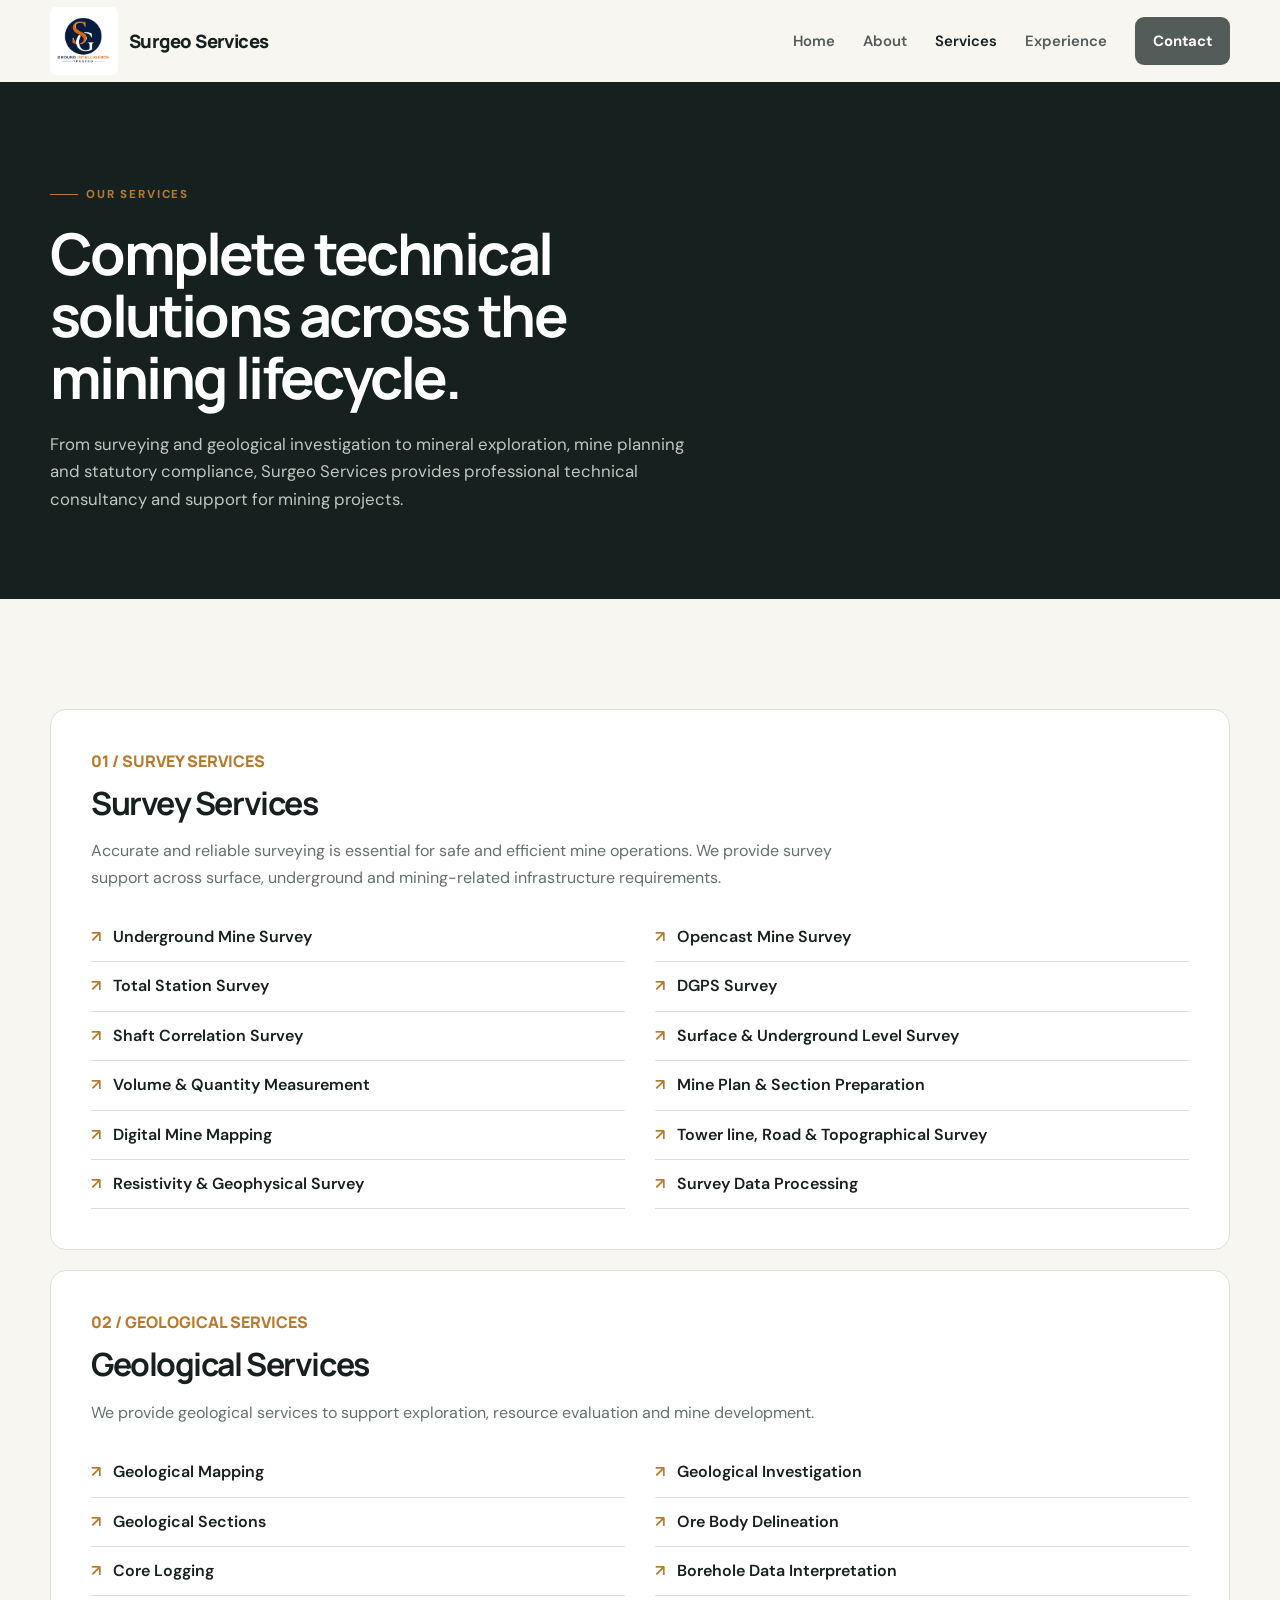
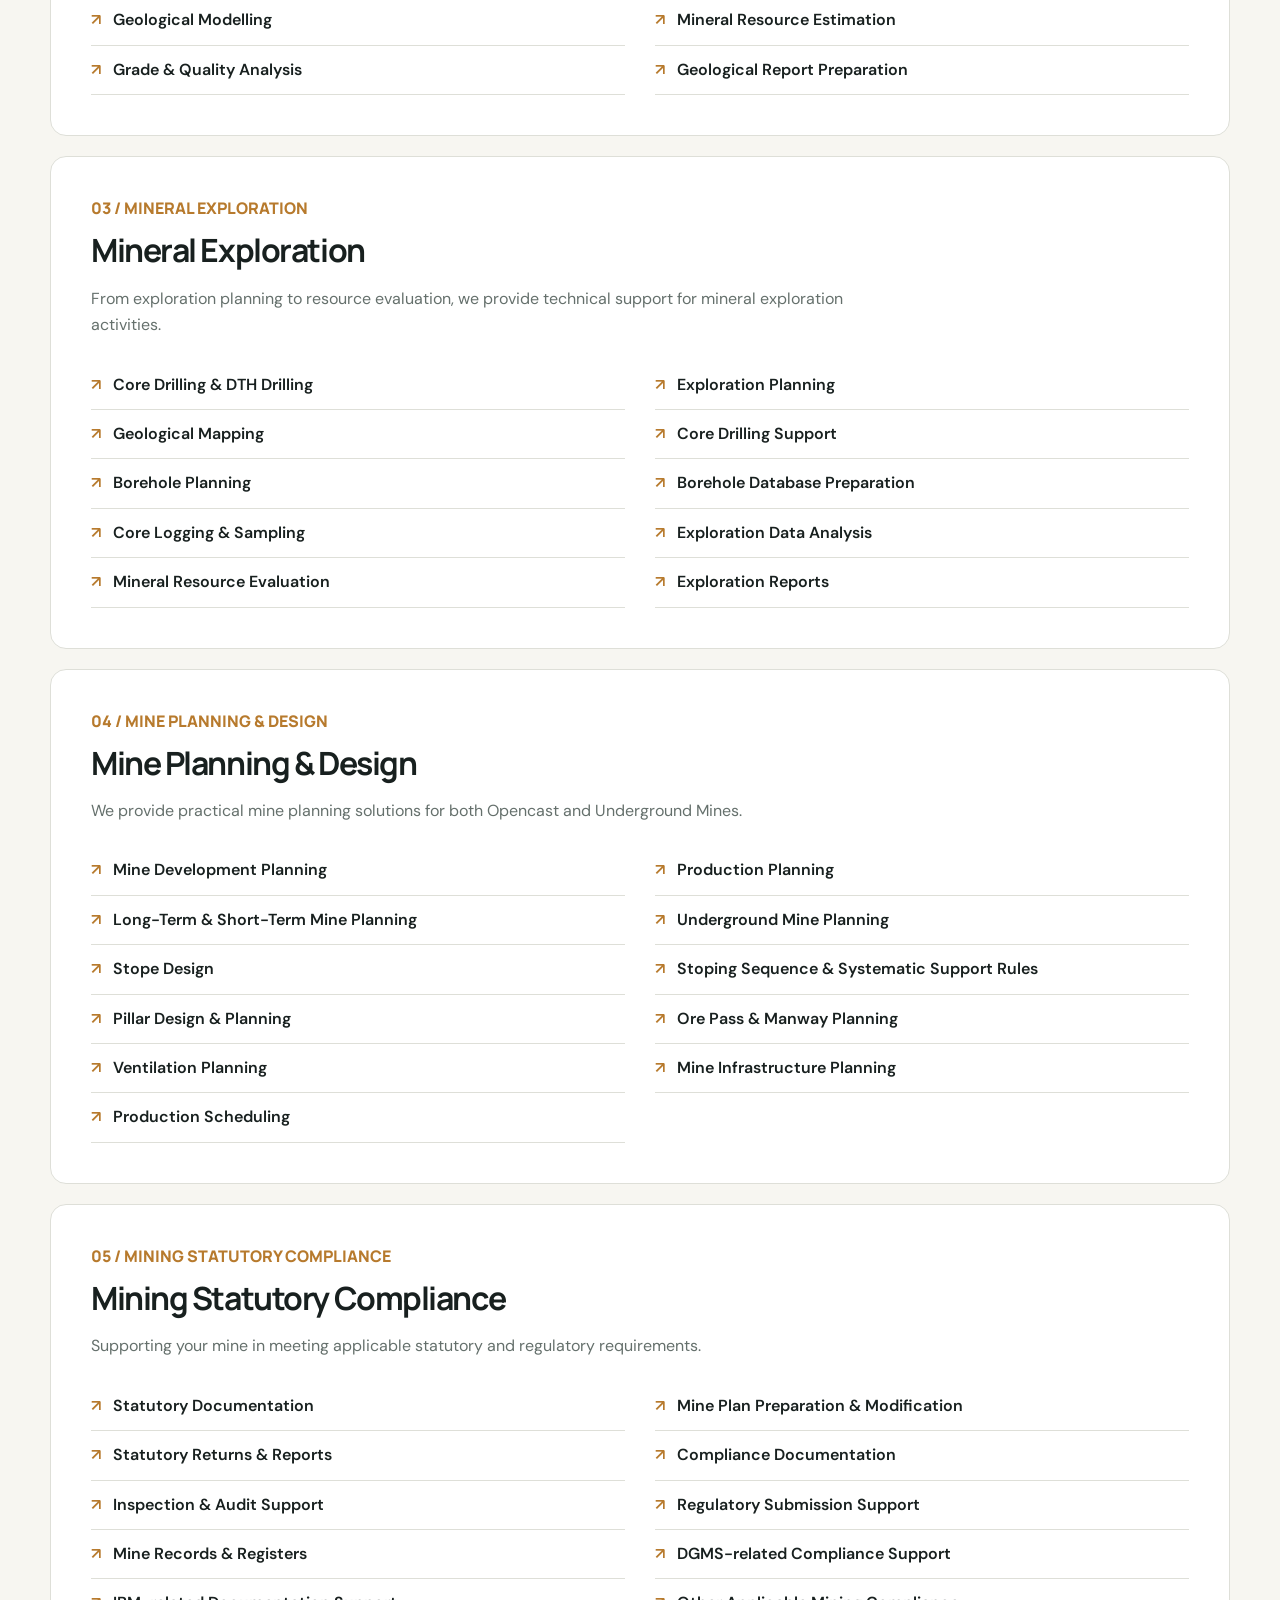
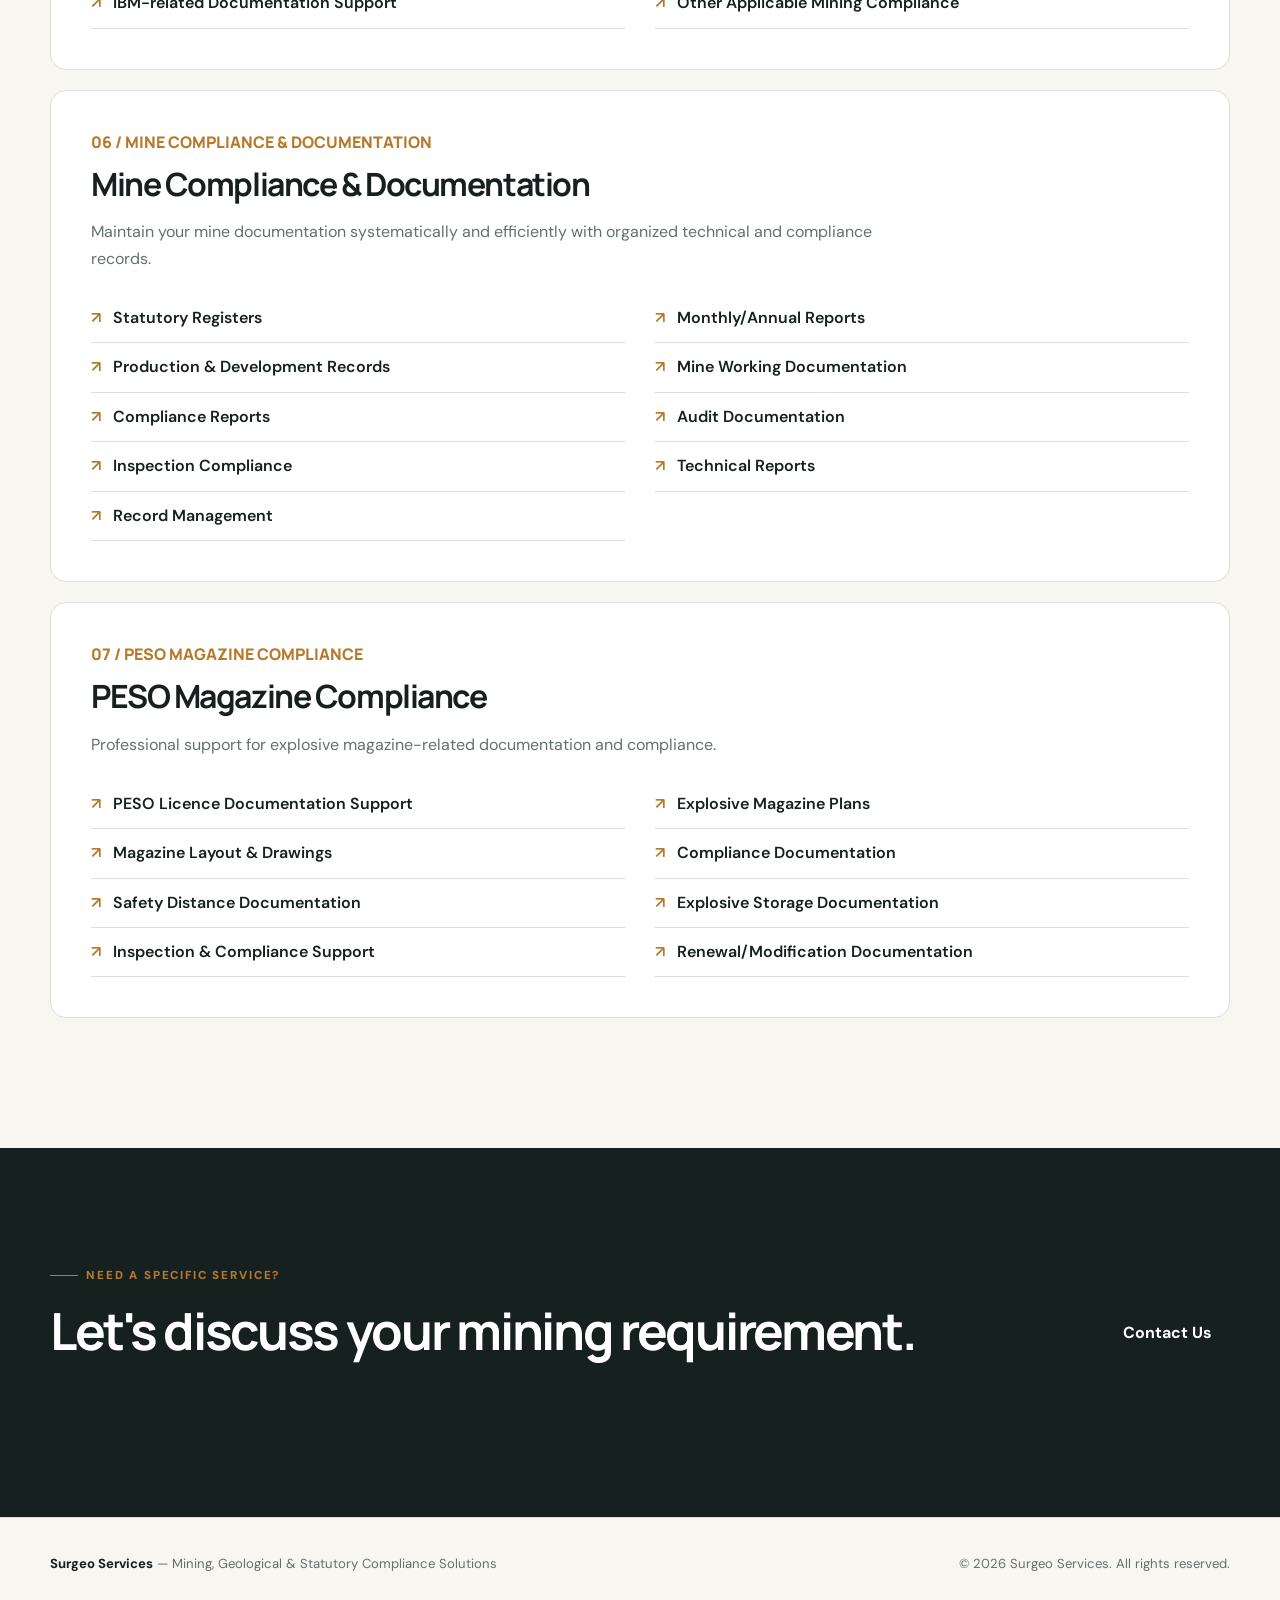
<file: services.html>
<!doctype html>
<html lang="en">
<head>
<meta charset="utf-8">
<meta name="viewport" content="width=device-width,initial-scale=1">
<meta name="description" content="Surgeo Services — Mining, geological, surveying, exploration, mine planning and statutory compliance services.">
<title>Services | Surgeo Services</title>
<link rel="stylesheet" href="styles.css">
</head>

<body>

<header>
<div class="container nav">

<a class="brand" href="index.html">
    <img src="assets/SGLogo.jpeg" alt="Surgeo Services">
    <span>Surgeo Services</span>
</a>

<button class="menu" aria-label="Open menu">☰</button>

<nav class="links">
<a href="index.html">Home</a>
<a href="about.html">About</a>
<a class="active" href="services.html">Services</a>
<a href="projects.html">Experience</a>
<a class="nav-cta" href="contact.html">Contact</a>
</nav>

</div>
</header>


<main>

<!-- PAGE HERO -->
<section class="page-hero">
<div class="container">

<div class="eyebrow">Our Services</div>

<h1>Complete technical solutions across the mining lifecycle.</h1>

<p>
From surveying and geological investigation to mineral exploration,
mine planning and statutory compliance, Surgeo Services provides
professional technical consultancy and support for mining projects.
</p>

</div>
</section>


<!-- SERVICES -->
<section class="container section">

<!-- 01 SURVEY -->
<article class="service-detail">

<div class="num">01 / SURVEY SERVICES</div>

<h3>Survey Services</h3>

<p>
Accurate and reliable surveying is essential for safe and efficient
mine operations. We provide survey support across surface,
underground and mining-related infrastructure requirements.
</p>

<ul>
<li>Underground Mine Survey</li>
<li>Opencast Mine Survey</li>
<li>Total Station Survey</li>
<li>DGPS Survey</li>
<li>Shaft Correlation Survey</li>
<li>Surface & Underground Level Survey</li>
<li>Volume & Quantity Measurement</li>
<li>Mine Plan & Section Preparation</li>
<li>Digital Mine Mapping</li>
<li>Tower line, Road & Topographical Survey</li>
<li>Resistivity & Geophysical Survey</li>
<li>Survey Data Processing</li>
</ul>

</article>


<!-- 02 GEOLOGY -->
<article class="service-detail">

<div class="num">02 / GEOLOGICAL SERVICES</div>

<h3>Geological Services</h3>

<p>
We provide geological services to support exploration, resource
evaluation and mine development.
</p>

<ul>
<li>Geological Mapping</li>
<li>Geological Investigation</li>
<li>Geological Sections</li>
<li>Ore Body Delineation</li>
<li>Core Logging</li>
<li>Borehole Data Interpretation</li>
<li>Geological Modelling</li>
<li>Mineral Resource Estimation</li>
<li>Grade & Quality Analysis</li>
<li>Geological Report Preparation</li>
</ul>

</article>


<!-- 03 EXPLORATION -->
<article class="service-detail">

<div class="num">03 / MINERAL EXPLORATION</div>

<h3>Mineral Exploration</h3>

<p>
From exploration planning to resource evaluation, we provide technical
support for mineral exploration activities.
</p>

<ul>
<li>Core Drilling & DTH Drilling</li>
<li>Exploration Planning</li>
<li>Geological Mapping</li>
<li>Core Drilling Support</li>
<li>Borehole Planning</li>
<li>Borehole Database Preparation</li>
<li>Core Logging & Sampling</li>
<li>Exploration Data Analysis</li>
<li>Mineral Resource Evaluation</li>
<li>Exploration Reports</li>
</ul>

</article>


<!-- 04 MINE PLANNING -->
<article class="service-detail">

<div class="num">04 / MINE PLANNING & DESIGN</div>

<h3>Mine Planning & Design</h3>

<p>
We provide practical mine planning solutions for both Opencast and
Underground Mines.
</p>

<ul>
<li>Mine Development Planning</li>
<li>Production Planning</li>
<li>Long-Term & Short-Term Mine Planning</li>
<li>Underground Mine Planning</li>
<li>Stope Design</li>
<li>Stoping Sequence & Systematic Support Rules</li>
<li>Pillar Design & Planning</li>
<li>Ore Pass & Manway Planning</li>
<li>Ventilation Planning</li>
<li>Mine Infrastructure Planning</li>
<li>Production Scheduling</li>
</ul>

</article>


<!-- 05 STATUTORY -->
<article class="service-detail">

<div class="num">05 / MINING STATUTORY COMPLIANCE</div>

<h3>Mining Statutory Compliance</h3>

<p>
Supporting your mine in meeting applicable statutory and regulatory
requirements.
</p>

<ul>
<li>Statutory Documentation</li>
<li>Mine Plan Preparation & Modification</li>
<li>Statutory Returns & Reports</li>
<li>Compliance Documentation</li>
<li>Inspection & Audit Support</li>
<li>Regulatory Submission Support</li>
<li>Mine Records & Registers</li>
<li>DGMS-related Compliance Support</li>
<li>IBM-related Documentation Support</li>
<li>Other Applicable Mining Compliance</li>
</ul>

</article>


<!-- 06 DOCUMENTATION -->
<article class="service-detail">

<div class="num">06 / MINE COMPLIANCE & DOCUMENTATION</div>

<h3>Mine Compliance & Documentation</h3>

<p>
Maintain your mine documentation systematically and efficiently with
organized technical and compliance records.
</p>

<ul>
<li>Statutory Registers</li>
<li>Monthly/Annual Reports</li>
<li>Production & Development Records</li>
<li>Mine Working Documentation</li>
<li>Compliance Reports</li>
<li>Audit Documentation</li>
<li>Inspection Compliance</li>
<li>Technical Reports</li>
<li>Record Management</li>
</ul>

</article>


<!-- 07 PESO -->
<article class="service-detail">

<div class="num">07 / PESO MAGAZINE COMPLIANCE</div>

<h3>PESO Magazine Compliance</h3>

<p>
Professional support for explosive magazine-related documentation
and compliance.
</p>

<ul>
<li>PESO Licence Documentation Support</li>
<li>Explosive Magazine Plans</li>
<li>Magazine Layout & Drawings</li>
<li>Compliance Documentation</li>
<li>Safety Distance Documentation</li>
<li>Explosive Storage Documentation</li>
<li>Inspection & Compliance Support</li>
<li>Renewal/Modification Documentation</li>
</ul>

</article>

</section>


<!-- CTA -->
<section class="dark-section section">

<div class="container">

<div class="section-head">

<div>
<div class="eyebrow">Need a Specific Service?</div>

<h2>Let's discuss your mining requirement.</h2>
</div>

<a class="btn" href="contact.html">Contact Us</a>

</div>

</div>

</section>

</main>


<footer class="footer">
    <div class="container footer-inner">
        <div>
            <strong>Surgeo Services</strong> — Mining, Geological & Statutory Compliance Solutions
        </div>

        <div>
            © 2026 Surgeo Services. All rights reserved.
        </div>
    </div>
</footer>

<script src="script.js"></script>

</body>
</html>
</file>
<file: styles.css>
@import url('https://fonts.googleapis.com/css2?family=DM+Sans:wght@400;500;600;700&family=Manrope:wght@600;700;800&display=swap');
:root{--ink:#18201f;--muted:#65706c;--paper:#f7f6f1;--white:#fff;--accent:#b77a2d;--accent2:#d49a4b;--line:#dedfd8;--dark:#16211f;--green:#344c43;--max:1180px;--shadow:0 18px 60px rgba(24,32,31,.10)}
*{box-sizing:border-box}html{scroll-behavior:smooth}body{margin:0;background:var(--paper);color:var(--ink);font-family:'DM Sans',sans-serif;line-height:1.65}a{color:inherit;text-decoration:none}.container{width:min(calc(100% - 40px),var(--max));margin:auto}.nav{height:82px;display:flex;align-items:center;justify-content:space-between;position:relative}.brand{display:flex;align-items:center;gap:11px;font-family:Manrope;font-weight:800;letter-spacing:-.03em;font-size:1.15rem}

.brand img{
    width: 68px;
    height:68px;
    object-fit:contain;
    border-radius:6px;
    background:#fff;
}

.links{display:flex;gap:28px;align-items:center;font-size:.93rem;font-weight:600}.links a{opacity:.72}.links a:hover,.links a.active{opacity:1}.nav-cta,.btn{background:var(--dark);color:#fff;padding:12px 18px;border-radius:9px;font-weight:700}.nav-cta:hover,.btn:hover{background:#24332f}.menu{display:none;border:0;background:none;font-size:1.6rem}.hero{min-height:680px;display:grid;grid-template-columns:1.02fr .98fr;gap:55px;align-items:center;padding:55px 0 80px}.eyebrow{display:inline-flex;align-items:center;gap:8px;text-transform:uppercase;letter-spacing:.16em;font-size:.72rem;font-weight:800;color:var(--accent);margin-bottom:18px}.eyebrow:before{content:'';width:28px;height:1px;background:var(--accent)}h1,h2,h3{font-family:Manrope;margin:0;line-height:1.08;letter-spacing:-.045em}h1{font-size:clamp(3.2rem,6vw,6.2rem);max-width:700px}h2{font-size:clamp(2.2rem,4vw,4rem)}h3{font-size:1.35rem}.lead{font-size:1.1rem;color:var(--muted);max-width:610px;margin:26px 0 32px}.actions{display:flex;gap:12px;flex-wrap:wrap}.btn.secondary{background:transparent;color:var(--ink);border:1px solid var(--line)}

.hero-visual{height:600px;border-radius:22px;overflow:hidden;position:relative;background:url('assets/4.jpeg') center/cover;box-shadow:var(--shadow)}

.hero-visual:after{content:'';position:absolute;inset:0;background:linear-gradient(145deg,rgba(18,29,26,.05),rgba(18,29,26,.68))}.hero-card{position:absolute;z-index:1;bottom:24px;left:24px;right:24px;color:#fff;padding:25px;border:1px solid rgba(255,255,255,.25);background:rgba(18,29,26,.52);backdrop-filter:blur(12px);border-radius:14px}.hero-card strong{font-size:1.5rem;font-family:Manrope}.hero-card span{display:block;color:#d9e0dc;font-size:.88rem;margin-top:4px}.strip{background:var(--dark);color:#fff;padding:22px 0}.strip-inner{display:grid;grid-template-columns:repeat(3,1fr);gap:20px}.stat{display:flex;align-items:center;gap:16px}.stat b{font:800 2rem Manrope;color:#efc278}.stat span{font-size:.85rem;color:#cbd2ce}.section{padding:110px 0}.section-head{display:flex;justify-content:space-between;gap:30px;align-items:end;margin-bottom:48px}.section-head p{max-width:460px;color:var(--muted);margin:0}.grid-4{display:grid;grid-template-columns:repeat(4,1fr);gap:16px}.service{background:#fff;border:1px solid #e7e7df;padding:27px;min-height:240px;border-radius:14px;transition:.25s}.service:hover{transform:translateY(-5px);box-shadow:var(--shadow)}.icon{width:45px;height:45px;border-radius:10px;background:#f0e4d1;color:var(--accent);display:grid;place-items:center;font-weight:800;margin-bottom:28px}.service p,.card p{color:var(--muted);font-size:.9rem}.split{display:grid;grid-template-columns:1fr 1fr;gap:65px;align-items:center}

.photo{min-height:510px;border-radius:20px;background:url('assets/1.png') 72% center/cover;}.checklist{margin:28px 0 0;padding:0;list-style:none}.checklist li{padding:12px 0;border-bottom:1px solid var(--line);font-weight:600}.checklist li:before{content:'↗';color:var(--accent);margin-right:12px}.dark-section{background:var(--dark);color:#fff}.dark-section .section-head p,.dark-section p{color:#b9c2bd}.project-grid{display:grid;grid-template-columns:repeat(3,1fr);gap:18px}.project{min-height:320px;border-radius:16px;overflow:hidden;position:relative;background-size:cover;background-position:center}.project:after{content:'';position:absolute;inset:0;background:linear-gradient(transparent 30%,rgba(10,18,16,.9))}.project-content{position:absolute;z-index:1;bottom:22px;left:22px;right:22px}.project-content h3{font-size:1.35rem}.project-content p{font-size:.83rem;margin:7px 0 0}

.project.one{background-image:url('assets/6.jpeg')}

.project.two{background-image:url('assets/7.jpeg')}

.project.three{background-image:url('assets/2.jpeg')}

.process{display:grid;grid-template-columns:repeat(4,1fr);gap:1px;background:var(--line);border:1px solid var(--line)}.step{background:var(--paper);padding:30px}.step-no{font:800 2rem Manrope;color:#c5a36c;margin-bottom:35px}.team{display:grid;grid-template-columns:repeat(2,1fr);gap:18px}.person{background:#fff;border:1px solid #e7e7df;padding:26px;border-radius:14px;display:flex;gap:20px;align-items:center}.avatar{width:75px;height:75px;border-radius:50%;display:grid;place-items:center;background:#e7e2d7;font:800 1.3rem Manrope;color:var(--green)}.person small{color:var(--accent);font-weight:800}.contact-box{display:grid;grid-template-columns:1.1fr .9fr;background:#fff;border-radius:20px;overflow:hidden;box-shadow:var(--shadow)}.contact-copy{padding:60px}.contact-info{background:var(--green);color:#fff;padding:60px}.contact-item{padding:20px 0;border-bottom:1px solid rgba(255,255,255,.18)}.contact-item small{display:block;color:#bfc9c4;text-transform:uppercase;letter-spacing:.12em;font-size:.68rem;font-weight:800;margin-bottom:5px}.contact-item a:hover{color:#f0c57e}.page-hero{padding:95px 0 85px;background:var(--dark);color:#fff}.page-hero p{max-width:650px;color:#bec8c2;font-size:1.05rem;margin:22px 0 0}.service-list{display:grid;grid-template-columns:repeat(2,1fr);gap:18px}.service-large{background:#fff;border:1px solid var(--line);padding:34px;border-radius:16px}.service-large .num{font:800 1rem Manrope;color:var(--accent)}.service-large h3{margin-top:45px}.service-large ul{padding-left:18px;color:var(--muted)}.footer{padding:35px 0;border-top:1px solid var(--line);font-size:.82rem;color:var(--muted)}.footer-inner{display:flex;justify-content:space-between;gap:20px}.footer strong{color:var(--ink)}
@media(max-width:900px){.links{display:none;position:absolute;top:72px;left:0;right:0;background:#fff;padding:18px;border:1px solid var(--line);border-radius:12px;z-index:9;flex-direction:column;align-items:stretch}.links.open{display:flex}.menu{display:block}.hero,.split,.contact-box{grid-template-columns:1fr}

.hero-visual{height:480px}.grid-4{grid-template-columns:repeat(2,1fr)}.project-grid{grid-template-columns:1fr 1fr}.process{grid-template-columns:1fr 1fr}.strip-inner{grid-template-columns:1fr}.contact-copy,.contact-info{padding:40px}.section{padding:80px 0}}
@media(max-width:600px){.container{width:min(calc(100% - 28px),var(--max))}.hero{padding:40px 0 55px}

.hero-visual{height:390px}.grid-4,.project-grid,.service-list,.team,.process{grid-template-columns:1fr}.section-head{display:block}.section-head p{margin-top:18px}.footer-inner{display:block}.footer-inner div+div{margin-top:10px}h1{font-size:3.25rem}}
.hero h1{
    font-size:clamp(2.6rem,4.5vw,4.5rem);
}

.page-hero h1{
    font-size:clamp(2.6rem,4.5vw,4.5rem);
}

.service-detail{
    background:#fff;
    border:1px solid var(--line);
    border-radius:16px;
    padding:40px;
    margin-bottom:20px;
}

.service-detail .num{
    font:800 1rem Manrope;
    color:var(--accent);
    margin-bottom:14px;
}

.service-detail h3{
    font-size:2rem;
    margin-bottom:18px;
}

.service-detail p{
    color:var(--muted);
    max-width:800px;
    margin-bottom:22px;
}

.service-detail ul{
    margin:0;
    padding:0;
    list-style:none;
    display:grid;
    grid-template-columns:repeat(2,1fr);
    gap:0 30px;
}

.service-detail li{
    padding:11px 0;
    border-bottom:1px solid var(--line);
    font-weight:600;
}

.service-detail li:before{
    content:'↗';
    color:var(--accent);
    margin-right:12px;
}

@media(max-width:600px){
    .service-detail{
        padding:28px;
    }

    .service-detail h3{
        font-size:1.6rem;
    }

    .service-detail ul{
        grid-template-columns:1fr;
    }

    .nav {
        position: relative;
    }

    .menu {
        display: block;
        background: none;
        border: 0;
        font-size: 1.5rem;
        cursor: pointer;
    }

    .links {
        display: none;
        position: absolute;
        top: 100%;
        left: 0;
        right: 0;
        background: #fff;
        box-shadow: 0 10px 25px rgba(0,0,0,0.08);
        border-bottom: 1px solid var(--line);
        padding: 16px 20px;
        flex-direction: column;
        gap: 4px;
        z-index: 1000;
    }

    .links.open {
        display: flex;
    }

    .links a {
        padding: 12px 8px;
    }
}

.about-photo{
    background:url('assets/7.jpeg') center/cover;
}

.approach-photo{
    background:url('assets/8.jpeg') center/contain;
    background-repeat:no-repeat;
    background-color:#ffffff;
    border-radius:20px;

}
</file>
